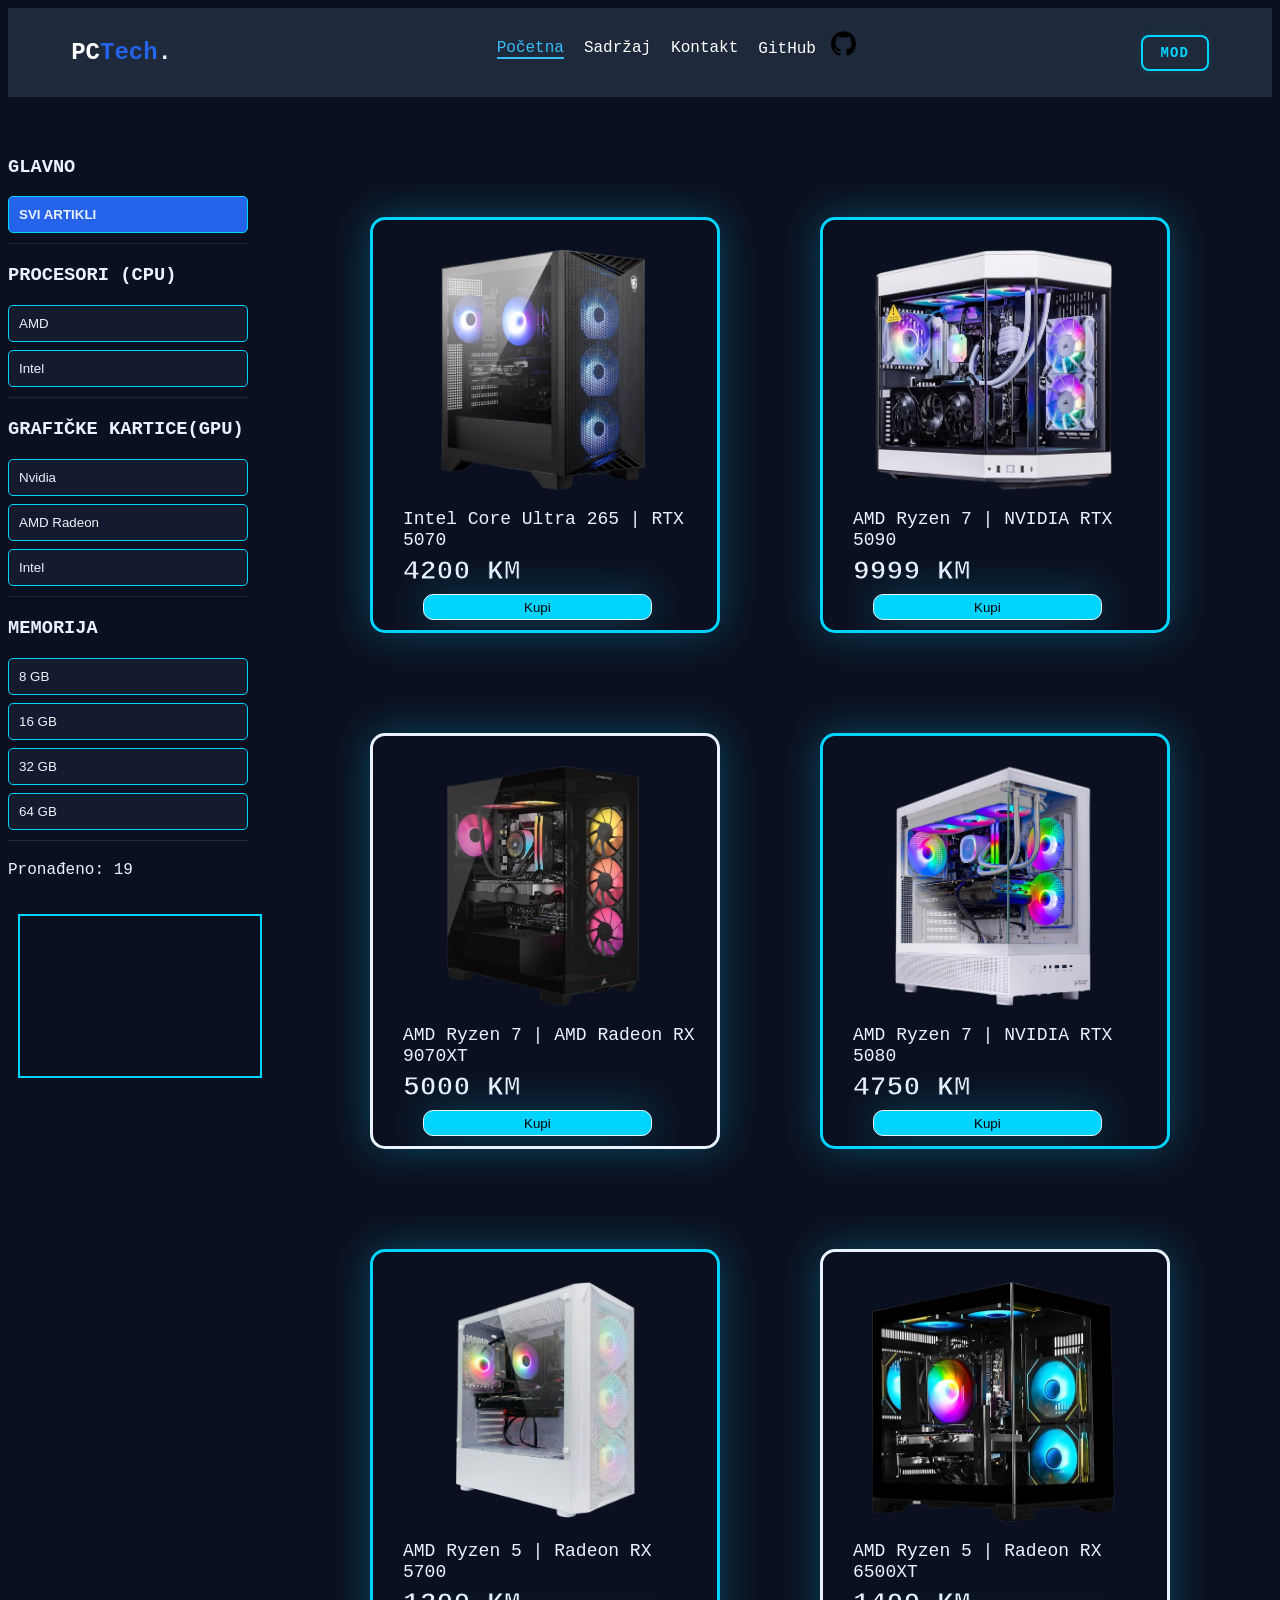
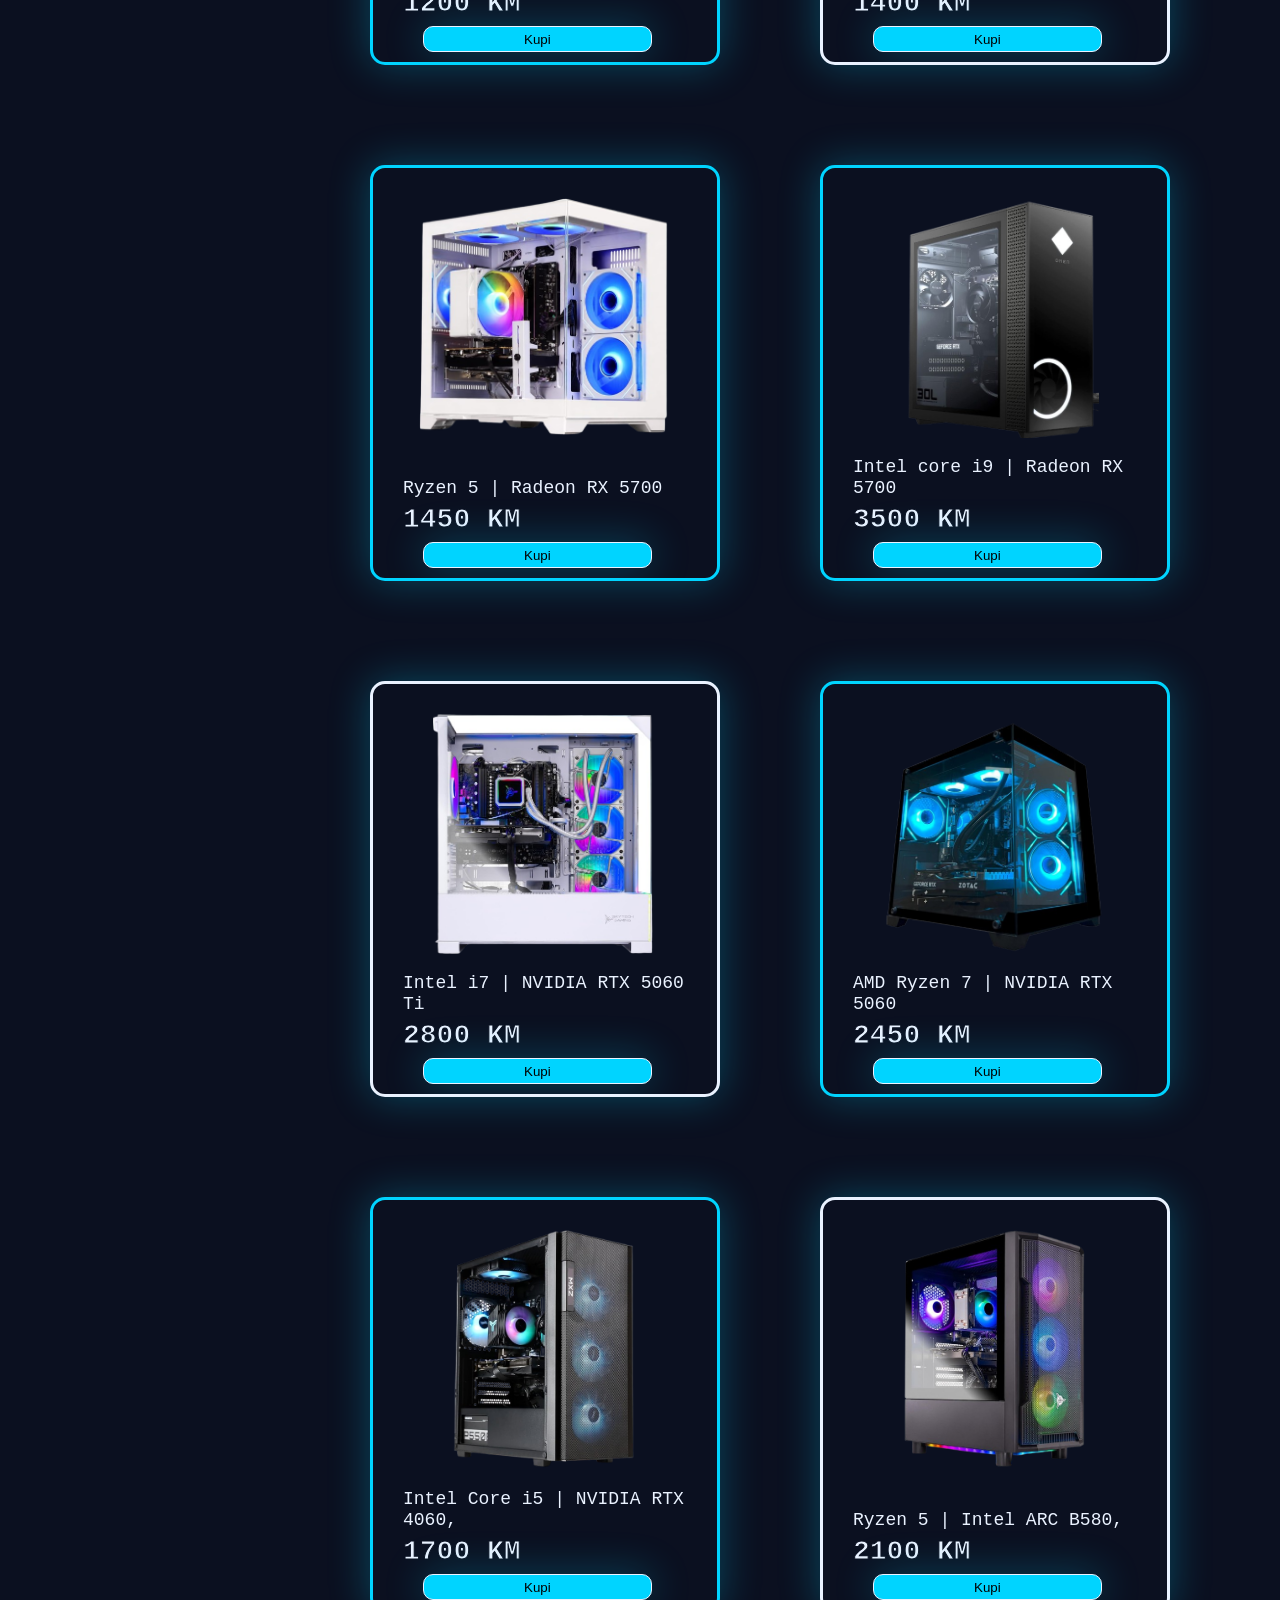
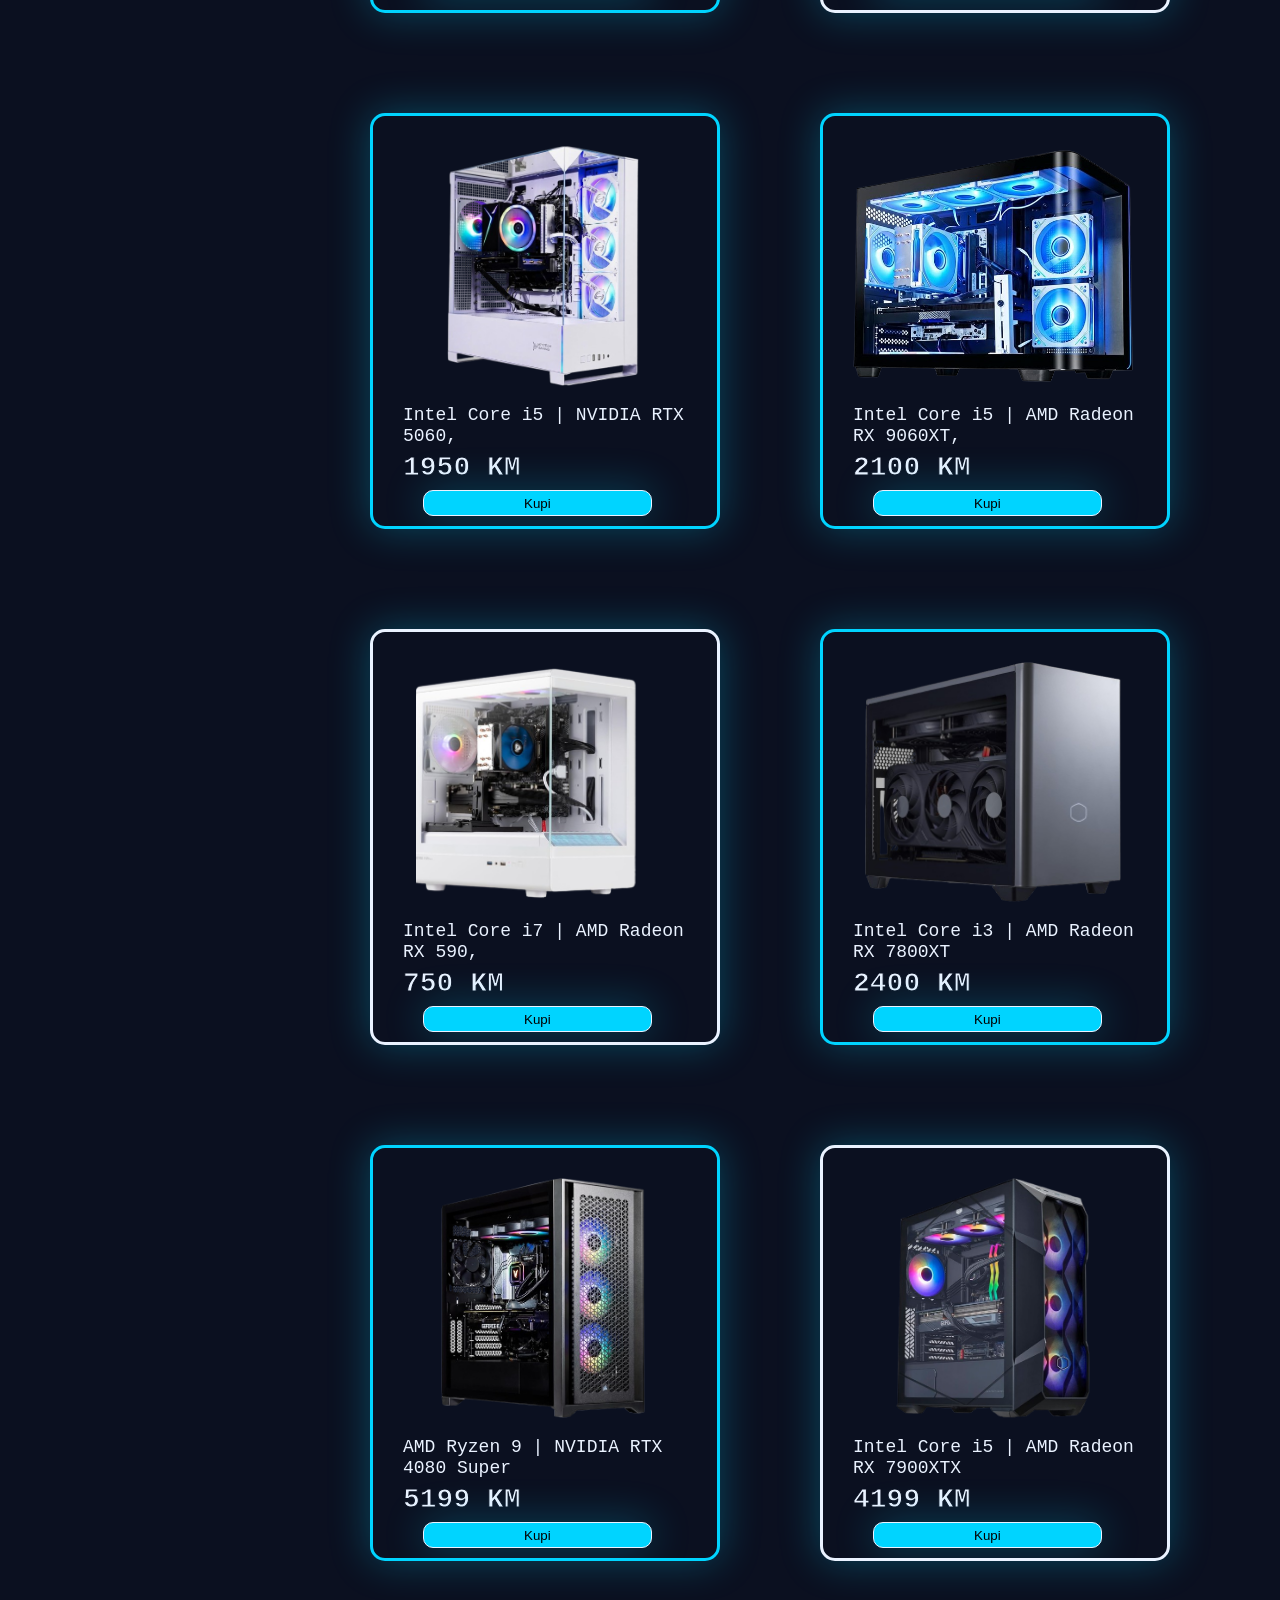
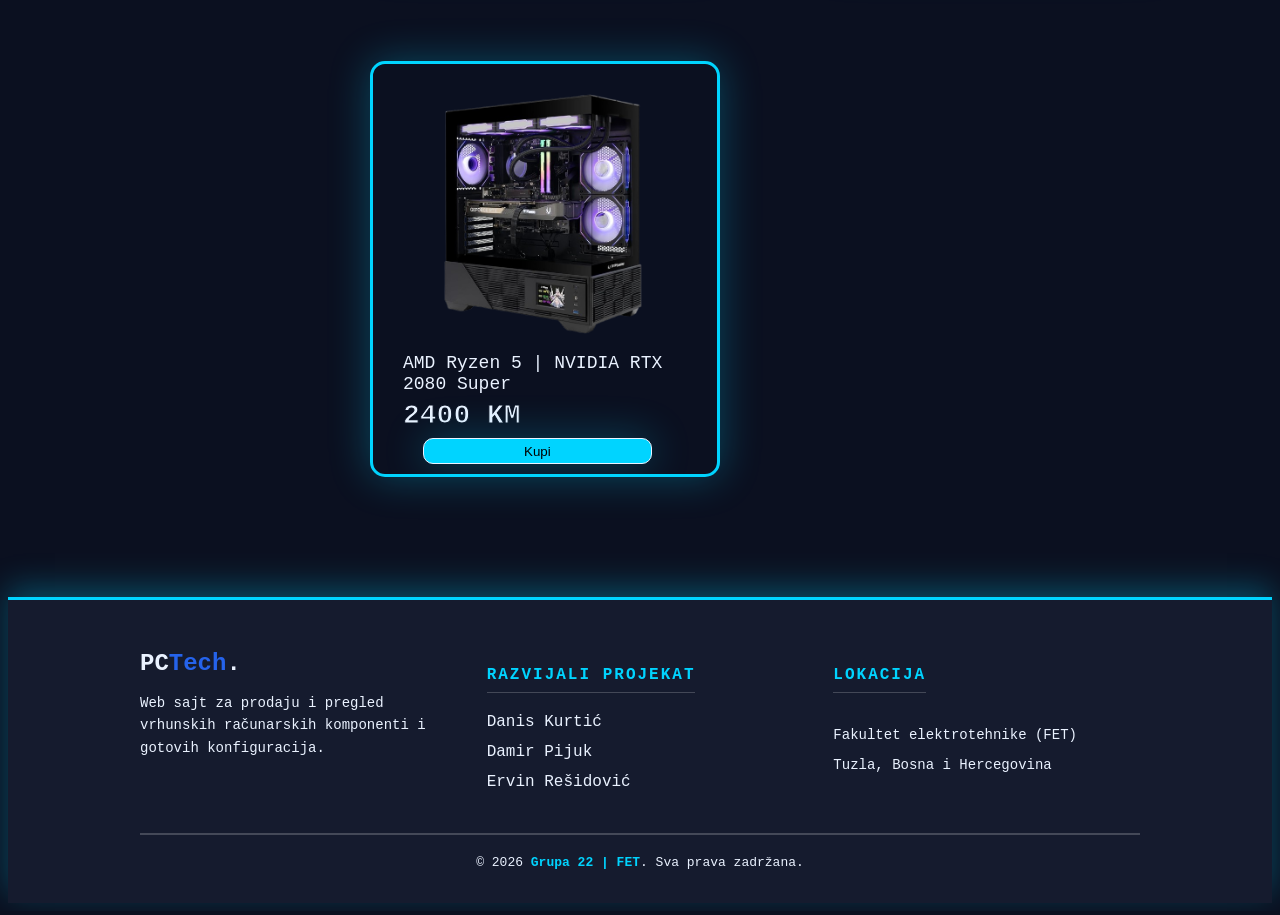
<file: index.html>
<!doctype html>
<html lang="bs">
  <head>
    <meta charset="UTF-8" />
    <meta name="viewport" content="width=device-width, initial-scale=1.0" />
    <title>Stranica za prodaju računara i preporuku PC komponenti</title>
    <link rel="stylesheet" href="css/tptpstil.css" />
  </head>
  <body>
    <header>
      <div class="logo">PC<span>Tech</span></div>

      <!-- GLAVNA NAVIGACIJA -->
      <nav class="glavna-nav">
        <ul>
          <li><a href="index.html" class="active">Početna</a></li>
          <li><a href="sadrzaj.html">Sadržaj</a></li>
          <li><a href="kontakt.html">Kontakt</a></li>
          <li>
            <a
              href="https://github.com/Damba1123/Grupa22-TPTP-2026"
              target="_blank"
              class="github-link"
              >GitHub
              <img
                src="images/githublogo1.png"
                alt="Ovo je slika githuba"
                id="github-logo"
              />
            </a>
          </li>
        </ul>
      </nav>
      <!--  Dugme za promjenu dark/light teme  -->
      <button id="dark-tema" class="tema-btn">Mod</button>
    </header>

    <aside class="popup">
      <!-- Ovo ce biti zatamljena popup pozadina  -->
      <div class="popup-sadrzaj">
        <!-- Ovo ce biti sadržaj popup prozora -->
        <button class="popup-zatvori">x</button>
        <h2 id="popup-naslov"></h2>
        <p id="popup-opis"></p>
        <a href="sadrzaj.html" class="detalji-link">Detalji</a>
      </div>
    </aside>

    <aside class="popup-kupi">
      <!-- Ovo ce biti zatamljena popup pozadina  -->
      <div class="popup-kupi-sadrzaj">
        <!-- Ovo ce biti sadržaj popup prozora -->
        <button class="popup-kupi-zatvori">X</button>
        <h2></h2>
        <div id="korpa-lista"></div>
      </div>
    </aside>
    <main class="glavni-dio">
      <!-- SSPOREDNA NAVIGACIJA-FILTERI  -->
      <nav class="sporedna-nav">
        <div class="filter-sekcija">
          <h3>Glavno</h3>
          <button class="filter-btn glavno" data-filter="Sve">
            Svi Artikli
          </button>
        </div>
        <!--  FILTER DIO, PROCESOR  -->
        <div class="filter-sekcija">
          <h3>Procesori (CPU)</h3>
          <div class="filter-grupa">
            <button class="filter-btn" data-tip="cpu" data-filter="amd">
              AMD
            </button>
            <button class="filter-btn" data-tip="cpu" data-filter="intel">
              Intel
            </button>
          </div>
        </div>
        <!--  FILTER DIO, GRAFICKA  -->
        <div class="filter-sekcija">
          <h3>Grafičke kartice(GPU)</h3>
          <div class="filter-grupa">
            <button class="filter-btn" data-tip="gpu" data-filter="nvidia">
              Nvidia
            </button>
            <button class="filter-btn" data-tip="gpu" data-filter="amd">
              AMD Radeon
            </button>
            <button class="filter-btn" data-tip="gpu" data-filter="intel">
              Intel
            </button>
          </div>
        </div>
        <!--  FILTER DIO, MEMORIJA  -->
        <div class="filter-sekcija">
          <h3>Memorija</h3>
          <div class="filter-grupa">
            <button class="filter-btn" data-tip="ram" data-filter="8gb">
              8 GB
            </button>
            <button class="filter-btn" data-tip="ram" data-filter="16gb">
              16 GB
            </button>
            <button class="filter-btn" data-tip="ram" data-filter="32gb">
              32 GB
            </button>
            <button class="filter-btn" data-tip="ram" data-filter="64gb">
              64 GB
            </button>
          </div>
        </div>
        <!--  FILTER DIO, PRONADJENI BROJ ARTIKALA  -->
        <div class="status-info">
          <p>Pronađeno: <span id="brojac">0</span></p>
        </div>
        <aside class="video-sekcija">
          <iframe
            src="https://www.youtube.com/embed/e22qWuVlWC8"
            allowfullscreen
          >
          </iframe>
        </aside>
      </nav>
      <section class="racunari">
        <!-- Ovo predstavlja kod za artikle-računare -->
        <article
          class="kartica"
          data-cijena="4200"
          data-cpu="intel"
          data-gpu="nvidia"
          data-ram="32gb"
          data-storage="2tb"
          data-opis="CPU: Intel Core Ultra 265, GPU: NVIDIA GeForce RTX 5070, RAM: 32GB, Storage: 2TB M.2 SSD, Case: MSI Aegis R2"
          data-naslov="High end PC"
          data-slika="images/he1.png"
        >
          <img src="images/he1.png" alt="" />
          <p class="cijena">4200 KM</p>
          <p class="opis">Intel Core Ultra 265 | RTX 5070</p>
          <button class="kupi">Kupi</button>
        </article>
        <!-- Artikl 1 -->
        <article
          class="kartica"
          data-cijena="9999"
          data-cpu="amd"
          data-gpu="nvidia"
          data-ram="64gb"
          data-storage="2tb"
          data-opis="CPU:AMD Ryzen 7 9800X3D,GPU: NVIDIA GeForce RTX 5090, 64GB RAM, 2TB M.2 SSD, Case: Velztorm White Praetix 3D"
          data-naslov="Ultra High end Gaming PC"
          data-slika="images/he4.png"
        >
          <img src="images/he4.png" alt="Gaming PC Desktop Računar" />
          <p class="cijena">9999 KM</p>
          <p class="opis">AMD Ryzen 7 | NVIDIA RTX 5090</p>
          <button class="kupi">Kupi</button>
        </article>
        <!-- Artikl 2 -->
        <article
          class="kartica"
          data-cijena="5000"
          data-cpu="amd"
          data-gpu="amd"
          data-ram="32gb"
          data-storage="1tb"
          data-opis="CPU:AMD Ryzen 7 9800X3D,GPU: AMD Radeon RX 9070XT, 32GB RAM, 1TB M.2 SSD, Case: Corsair Vengeance a7500"
          data-naslov="High end PC"
          data-slika="images/he2.png"
        >
          <img src="images/he2.png" alt="High end PC" />
          <p class="cijena">5000 KM</p>
          <p class="opis">AMD Ryzen 7 | AMD Radeon RX 9070XT</p>
          <button class="kupi">Kupi</button>
        </article>
        <!-- Artikl 3 i tako dalje do -->
        <article
          class="kartica"
          data-cijena="4750"
          data-cpu="amd"
          data-gpu="nvidia"
          data-ram="32gb"
          data-storage="2tb"
          data-opis="CPU:AMD Ryzen 7 9800X3D,GPU: NVIDIA GeForce RTX 5080, 32GB RAM, 2TB NVMe SSD, Case: Skytech Gaming Azure 3"
          data-naslov="High end PC"
          data-slika="images/he3.png"
        >
          <img src="images/he3.png" alt="High end PC" />
          <p class="cijena">4750 KM</p>
          <p class="opis">AMD Ryzen 7 | NVIDIA RTX 5080</p>
          <button class="kupi">Kupi</button>
        </article>

        <article
          class="kartica"
          data-cijena="1200"
          data-cpu="intel"
          data-gpu="amd"
          data-ram="16gb"
          data-storage="1tb"
          data-opis="CPU: Intel Core i7,GPU: AMD Radeon RX 5700, 16GB RAM, 1TB SSD, Case: STGAubron Gaming"
          data-naslov="Low end PC"
          data-slika="images/le2.png"
        >
          <img src="images/le2.png" alt="Low end PC" loading="lazy" />
          <p class="cijena">1200 KM</p>
          <p class="opis">AMD Ryzen 5 | Radeon RX 5700</p>
          <button class="kupi">Kupi</button>
        </article>

        <article
          class="kartica"
          data-cijena="1400"
          data-cpu="amd"
          data-gpu="nvidia"
          data-ram="8gb"
          data-storage="512gb"
          data-opis="CPU: Ryzen 5 5500,GPU: NVIDIA GeForce RTX 3050, 8GB RAM, 512GB SSD, Case: WIWB"
          data-naslov="Low end PC"
          data-slika="images/le1.png"
        >
          <img src="images/le1.png" alt="Low end PC" loading="lazy" />
          <p class="cijena">1400 KM</p>
          <p class="opis">AMD Ryzen 5 | Radeon RX 6500XT</p>
          <button class="kupi">Kupi</button>
        </article>

        <article
          class="kartica"
          data-cijena="1450"
          data-cpu="amd"
          data-gpu="amd"
          data-ram="16gb"
          data-storage="1tb"
          data-opis="CPU: Ryzen 5 5500,GPU: AMD Radeon RX 6500XT, 16GB RAM, 512GB NVMe SSD, Case: WIWB"
          data-naslov="Low end PC"
          data-slika="images/le3.png"
        >
          <img src="images/le3.png" alt="Low end PC" loading="lazy" />
          <p class="cijena">1450 KM</p>
          <p class="opis">Ryzen 5 | Radeon RX 5700</p>
          <button class="kupi">Kupi</button>
        </article>

        <article
          class="kartica"
          data-cijena="3500"
          data-cpu="intel"
          data-gpu="nvidia"
          data-ram="64gb"
          data-storage="1tb"
          data-opis="CPU: Intel core i9-10850K,GPU: NVIDIA GeForce RTX 3080, 64GB RAM, 1TB PCIe SSD + 2TB HDD, Case: 2021 OMEN 30L"
          data-naslov="Mid end PC"
          data-slika="images/me5.png"
        >
          <img src="images/me5.png" alt="Mid end PC" loading="lazy" />
          <p class="cijena">3500 KM</p>
          <p class="opis">Intel core i9 | Radeon RX 5700</p>
          <button class="kupi">Kupi</button>
        </article>

        <article
          class="kartica"
          data-cijena="2800"
          data-cpu="intel"
          data-gpu="nvidia"
          data-ram="32gb"
          data-storage="1tb"
          data-opis="CPU: Intel core i7 14700F,GPU: NVIDIA GeForce RTX 5060 Ti, 32GB RAM, 1TB Gen4 NVMe SSD, Case: Skytech Gaming Archangel 5"
          data-naslov="Mid end PC"
          data-slika="images/me.png"
        >
          <img src="images/me.png" alt="Mid end PC" loading="lazy" />
          <p class="cijena">2800 KM</p>
          <p class="opis">Intel i7 | NVIDIA RTX 5060 Ti</p>
          <button class="kupi">Kupi</button>
        </article>

        <article
          class="kartica"
          data-cijena="2450"
          data-cpu="amd"
          data-gpu="nvidia"
          data-ram="32gb"
          data-storage="1tb"
          data-opis="CPU: AMD Ryzen 7 5700X,GPU: NVIDIA GeForce RTX 5060, 32GB RAM, 1TB M.2 NVMe SSD, Case: YAWYORE"
          data-naslov="Mid end PC"
          data-slika="images/me3.png"
        >
          <img src="images/me3.png" alt="Mid end PC" loading="lazy" />
          <p class="cijena">2450 KM</p>
          <p class="opis">AMD Ryzen 7 | NVIDIA RTX 5060</p>
          <button class="kupi">Kupi</button>
        </article>

        <article
          class="kartica"
          data-cijena="1700"
          data-cpu="intel"
          data-gpu="nvidia"
          data-ram="16gb"
          data-storage="512gb"
          data-opis="CPU: Intel Core i5 12400F,GPU: NVIDIA GeForce RTX 4060, 16GB RAM, 512GB NVMe SSD, Case: MXZ"
          data-naslov="Mid end PC"
          data-slika="images/me2.png"
        >
          <img src="images/me2.png" alt="Mid end PC" loading="lazy" />
          <p class="cijena">1700 KM</p>
          <p class="opis">Intel Core i5 | NVIDIA RTX 4060,</p>
          <button class="kupi">Kupi</button>
        </article>

        <article
          class="kartica"
          data-cijena="2100"
          data-cpu="amd"
          data-gpu="intel"
          data-ram="16gb"
          data-storage="1tb"
          data-opis="CPU: Ryzen 5 5500,GPU: Intel ARC B580, 16GB RAM, 1TB NVMe SSD, Case: Skytech Gaming Shadow"
          data-naslov="Mid end PC"
          data-slika="images/me1.png"
        >
          <img src="images/me1.png" alt="Mid end PC" loading="lazy" />
          <p class="cijena">2100 KM</p>
          <p class="opis">Ryzen 5 | Intel ARC B580,</p>
          <button class="kupi">Kupi</button>
        </article>

        <article
          class="kartica"
          data-cijena="1950"
          data-cpu="amd"
          data-gpu="nvidia"
          data-ram="16gb"
          data-storage="1tb"
          data-opis="CPU: Intel Core i5 14400F,GPU: NVIDIA GeForce RTX 5060, 16GB RAM, 1TB NVMe SSD, Case: Skytech Gaming Archangel 5"
          data-naslov="Mid end PC"
          data-slika="images/me0.png"
        >
          <img src="images/me0.png" alt="Mid end PC" loading="lazy" />
          <p class="cijena">1950 KM</p>
          <p class="opis">Intel Core i5 | NVIDIA RTX 5060,</p>
          <button class="kupi">Kupi</button>
        </article>

        <article
          class="kartica"
          data-cijena="2100"
          data-cpu="intel"
          data-gpu="amd"
          data-ram="16gb"
          data-storage="1tb"
          data-opis="CPU: Intel Core i5 13400,GPU: AMD Radeon RX 9060XT, 16GB RAM, 1TB NVMe SSD, Case: Unkown"
          data-naslov="Mid end PC"
          data-slika="images/me8.png"
        >
          <img src="images/me8.png" alt="Mid end PC" loading="lazy" />
          <p class="cijena">2100 KM</p>
          <p class="opis">Intel Core i5 | AMD Radeon RX 9060XT,</p>
          <button class="kupi">Kupi</button>
        </article>

        <article
          class="kartica"
          data-cijena="750"
          data-cpu="intel"
          data-gpu="amd"
          data-ram="16gb"
          data-storage="512gb"
          data-opis="CPU: Intel Core i7 3770,GPU: AMD Radeon RX 590, 16GB RAM, 512GB NVMe SSD, Case: Qehi Prebuilt"
          data-naslov="Low end PC"
          data-slika="images/le7.png"
        >
          <img src="images/le7.png" alt="Low end PC" loading="lazy" />
          <p class="cijena">750 KM</p>
          <p class="opis">Intel Core i7 | AMD Radeon RX 590,</p>
          <button class="kupi">Kupi</button>
        </article>

        <article
          class="kartica"
          data-cijena="2400"
          data-cpu="intel"
          data-gpu="amd"
          data-ram="32gb"
          data-storage="2TB"
          data-opis="CPU: Intel Core i3 13100 3770,GPU: AMD Radeon RX 7800XT, 32GB RAM, 2TB M.2 SSD, Case: Cooler Master NR2 Pro"
          data-naslov="High end PC"
          data-slika="images/he5.png"
        >
          <img src="images/he5.png" alt="High end PC" loading="lazy" />
          <p class="cijena">2400 KM</p>
          <p class="opis">Intel Core i3 | AMD Radeon RX 7800XT</p>
          <button class="kupi">Kupi</button>
        </article>

        <article
          class="kartica"
          data-cijena="5199"
          data-cpu="amd"
          data-gpu="nvidia"
          data-ram="32gb"
          data-storage="2TB"
          data-opis="CPU: AMD Ryzen 9 7900X,GPU: NVIDIA RTX 4080 Super, 32GB RAM, 2TB M.2 SSD, Case: Velztorm Aciex"
          data-naslov="High end PC"
          data-slika="images/he7.png"
        >
          <img src="images/he7.png" alt="High end PC" loading="lazy" />
          <p class="cijena">5199 KM</p>
          <p class="opis">AMD Ryzen 9 | NVIDIA RTX 4080 Super</p>
          <button class="kupi">Kupi</button>
        </article>

        <article
          class="kartica"
          data-cijena="4199"
          data-cpu="intel"
          data-gpu="amd"
          data-ram="16gb"
          data-storage="1TB"
          data-opis="CPU: Intel Core i5 14600K,GPU: AMD Radeon RX 7900XTX, 16GB RAM, 1TB M.2 SSD, Case: Cooler Master TD5 Pro"
          data-naslov="High end PC"
          data-slika="images/he6.png"
        >
          <img src="images/he6.png" alt="High end PC" loading="lazy" />
          <p class="cijena">4199 KM</p>
          <p class="opis">Intel Core i5 | AMD Radeon RX 7900XTX</p>
          <button class="kupi">Kupi</button>
        </article>

        <article
          class="kartica"
          data-cijena="2400"
          data-cpu="amd"
          data-gpu="nvidia"
          data-ram="32gb"
          data-storage="1TB"
          data-opis="CPU: Ryzen 5 5600X ,GPU:NVIDIA GeForce RTX 2080 Supe, 32GB RAM, 1TB M.2 SSD, Case: Cooler Master TD5 Pro"
          data-naslov="Mid end PC"
          data-slika="images/me9.png"
        >
          <img src="images/me9.png" alt="Mid end PC" loading="lazy" />
          <p class="cijena">2400 KM</p>
          <p class="opis">AMD Ryzen 5 | NVIDIA RTX 2080 Super</p>
          <button class="kupi">Kupi</button>
        </article>
        <!-- Kraj artikala -->
      </section>
    </main>

    <footer class="glavni-footer">
      <div class="footer-sadrzaj">
        <div class="footer-kolona">
          <div class="logo">PC<span>Tech</span></div>
          <p class="footer-opis">
            Web sajt za prodaju i pregled vrhunskih računarskih komponenti i
            gotovih konfiguracija.
          </p>
        </div>

        <div class="footer-kolona">
          <h3>Razvijali projekat</h3>
          <ul class="footer-linkovi">
            <li>
              <a href="https://instagram.com/_daniskurtic_" target="_blank"
                >Danis Kurtić</a
              >
            </li>
            <li>
              <a href="https://instagram.com/d_a_m_b_a_" target="_blank"
                >Damir Pijuk</a
              >
            </li>
            <li>
              <a href="https://instagram.com/ervin.residovic" target="_blank"
                >Ervin Rešidović</a
              >
            </li>
          </ul>
        </div>

        <div class="footer-kolona">
          <h3>Lokacija</h3>
          <p>Fakultet elektrotehnike (FET)</p>
          <p>Tuzla, Bosna i Hercegovina</p>
        </div>
      </div>

      <div class="footer-dno">
        <div class="linija"></div>
        <p>&copy; 2026 <strong>Grupa 22 | FET</strong>. Sva prava zadržana.</p>
      </div>
    </footer>

    <script src="js/tptpskripte.js" defer></script>
  </body>
</html>
</file>
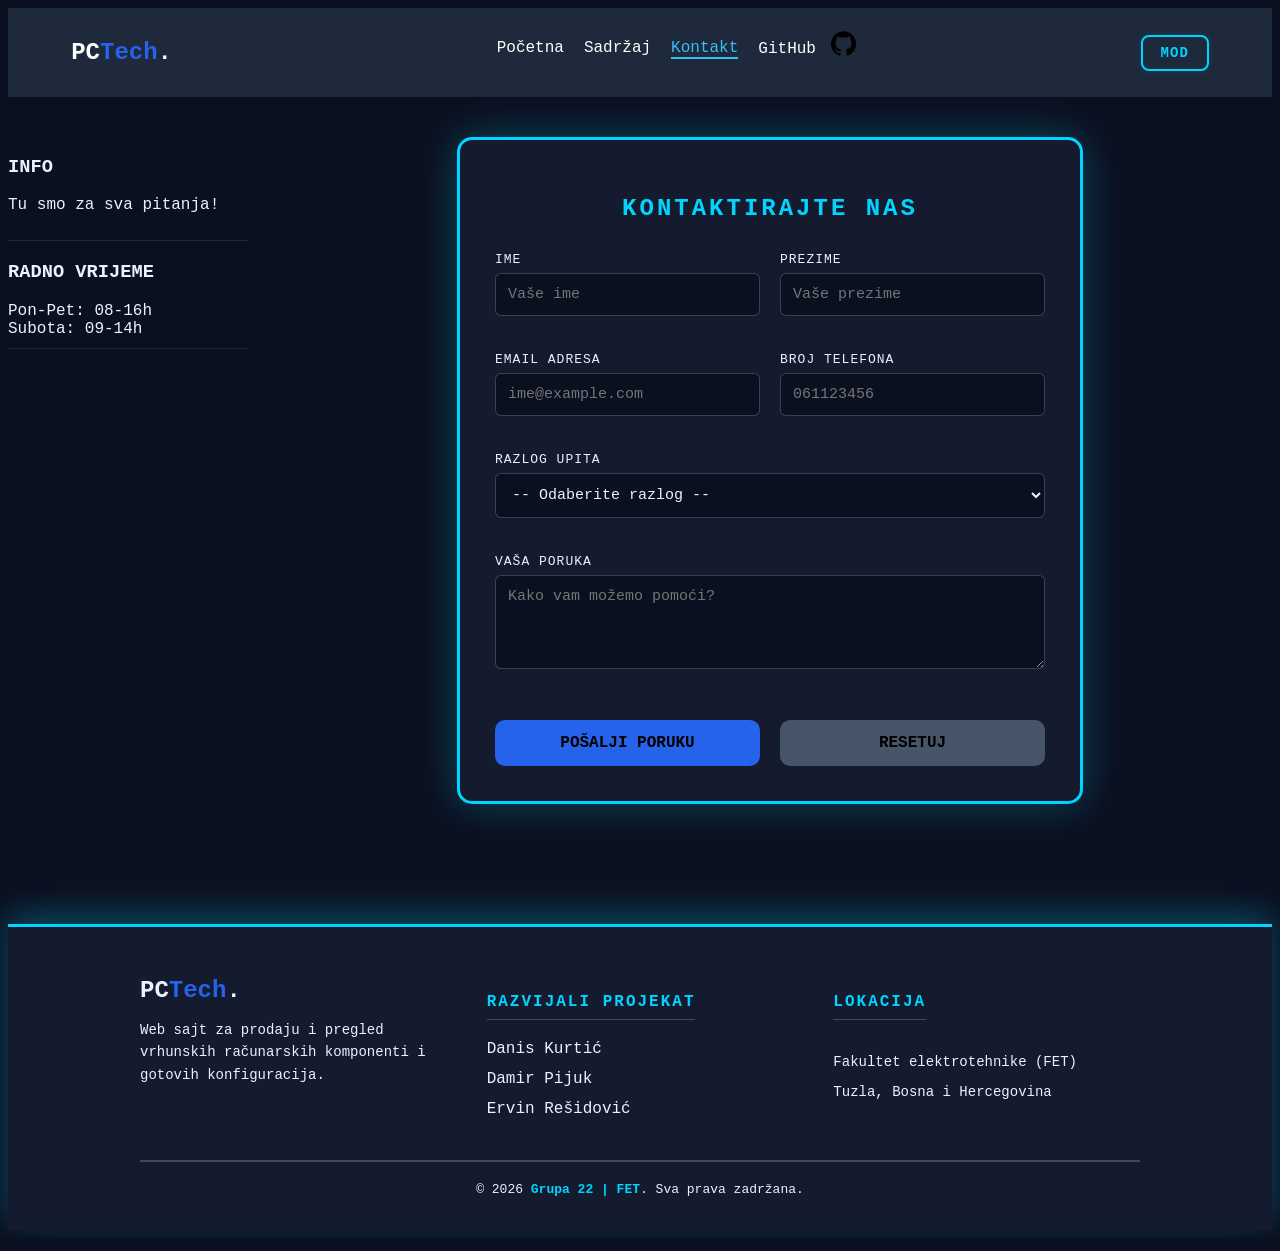
<file: kontakt.html>
<!doctype html>
<html lang="bs">
  <head>
    <meta charset="UTF-8" />
    <meta name="viewport" content="width=device-width, initial-scale=1.0" />
    <title>PC Tech | Kontakt</title>
    <link rel="stylesheet" href="css/tptpstil.css" />
  </head>
  <body>
    <!-- GLAVNA NAVIGACIJA -->
    <header>
      <div class="logo">PC<span>Tech</span></div>
      <nav class="glavna-nav">
        <ul>
          <li><a href="index.html">Početna</a></li>
          <li><a href="sadrzaj.html">Sadržaj</a></li>
          <li><a href="kontakt.html" class="active">Kontakt</a></li>
          <li>
            <a
              href="https://github.com/Damba1123/Grupa22-TPTP-2026"
              target="_blank"
              class="github-link"
            >
              GitHub
              <img src="images/githublogo1.png" alt="git" id="github-logo" />
            </a>
          </li>
        </ul>
      </nav>
      <button id="dark-tema" class="tema-btn">Mod</button>
    </header>

    <main class="glavni-dio">
      <nav class="sporedna-nav">
        <div class="filter-sekcija">
          <h3>Info</h3>
          <p id="info-tekst">Tu smo za sva pitanja!</p>
        </div>
        <div class="filter-sekcija">
          <h3>Radno vrijeme</h3>
          <ul class="podmeni">
            <li>Pon-Pet: 08-16h</li>
            <li>Subota: 09-14h</li>
          </ul>
        </div>
      </nav>
      <!-- KONTAKT KARTICA -->
      <section class="kontakt-sadrzaj">
        <section class="kontakt-kartica">
          <h2>KONTAKTIRAJTE NAS</h2>
          <form id="kontakt-forma" novalidate>
  <div class="forma-red">
    <div class="polje-grupa">
      <label for="ime">Ime</label>
      <input type="text" id="ime" placeholder="Vaše ime" />
      <span class="greska" id="greska-ime"></span>
    </div>
    <div class="polje-grupa">
      <label for="prezime">Prezime</label>
      <input type="text" id="prezime" placeholder="Vaše prezime" />
      <span class="greska" id="greska-prezime"></span>
    </div>
  </div>

  <div class="forma-red">
    <div class="polje-grupa">
      <label for="email">Email adresa</label>
      <input type="email" id="email" placeholder="ime@example.com" />
      <span class="greska" id="greska-email"></span>
    </div>
    <div class="polje-grupa">
      <label for="telefon">Broj telefona</label>
      <input type="tel" id="telefon" placeholder="061123456" />
      <span class="greska" id="greska-telefon"></span>
    </div>
  </div>

  <div class="polje-grupa">
    <label for="razlog">Razlog upita</label>
    <select id="razlog">
      <option value="">-- Odaberite razlog --</option>
      <option value="podrska">Tehnička podrška</option>
      <option value="kupovina">Upit o kupovini / Ponuda</option>
      <option value="reklamacija">Reklamacija</option>
      <option value="ostalo">Ostalo</option>
    </select>
    <span class="greska" id="greska-razlog"></span>
  </div>

  <div class="polje-grupa">
    <label for="poruka">Vaša poruka</label>
    <textarea
      id="poruka"
      rows="4"
      placeholder="Kako vam možemo pomoći?"
    ></textarea>
    <span class="greska" id="greska-poruka"></span>
  </div>

  <div class="forma-red">
    <button type="submit" class="forma-submit-btn">POŠALJI PORUKU</button>
    <button type="reset" id="reset-btn" class="forma-submit-btn" style="background-color: #475569;">RESETUJ</button>
  </div>
</form>
          <div id="uspjeh-poruka"></div>
        </section>
      </section>
    </main>

   <footer class="glavni-footer">
  <div class="footer-sadrzaj">
    
    <div class="footer-kolona">
      <div class="logo">PC<span>Tech</span></div>
      <p class="footer-opis">Web sajt za prodaju i pregled vrhunskih računarskih komponenti i gotovih konfiguracija.</p>
    </div>

    <div class="footer-kolona">
      <h3>Razvijali projekat</h3>
      <ul class="footer-linkovi">
        <li><a href="https://instagram.com/_daniskurtic_" target="_blank">Danis Kurtić</a></li>
        <li><a href="https://instagram.com/d_a_m_b_a_" target="_blank">Damir Pijuk</a></li>
        <li><a href="https://instagram.com/ervin.residovic" target="_blank">Ervin Rešidović</a></li>
      </ul>
    </div>

    <div class="footer-kolona">
      <h3>Lokacija</h3>
      <p>Fakultet elektrotehnike (FET)</p>
      <p>Tuzla, Bosna i Hercegovina</p>
    </div>

  </div>

  <div class="footer-dno">
    <div class="linija"></div>
    <p>&copy; 2026 <strong>Grupa 22 | FET</strong>. Sva prava zadržana.</p>
  </div>
</footer>

    <script src="js/tptpskripte.js" defer></script>
  </body>
</html>
</file>
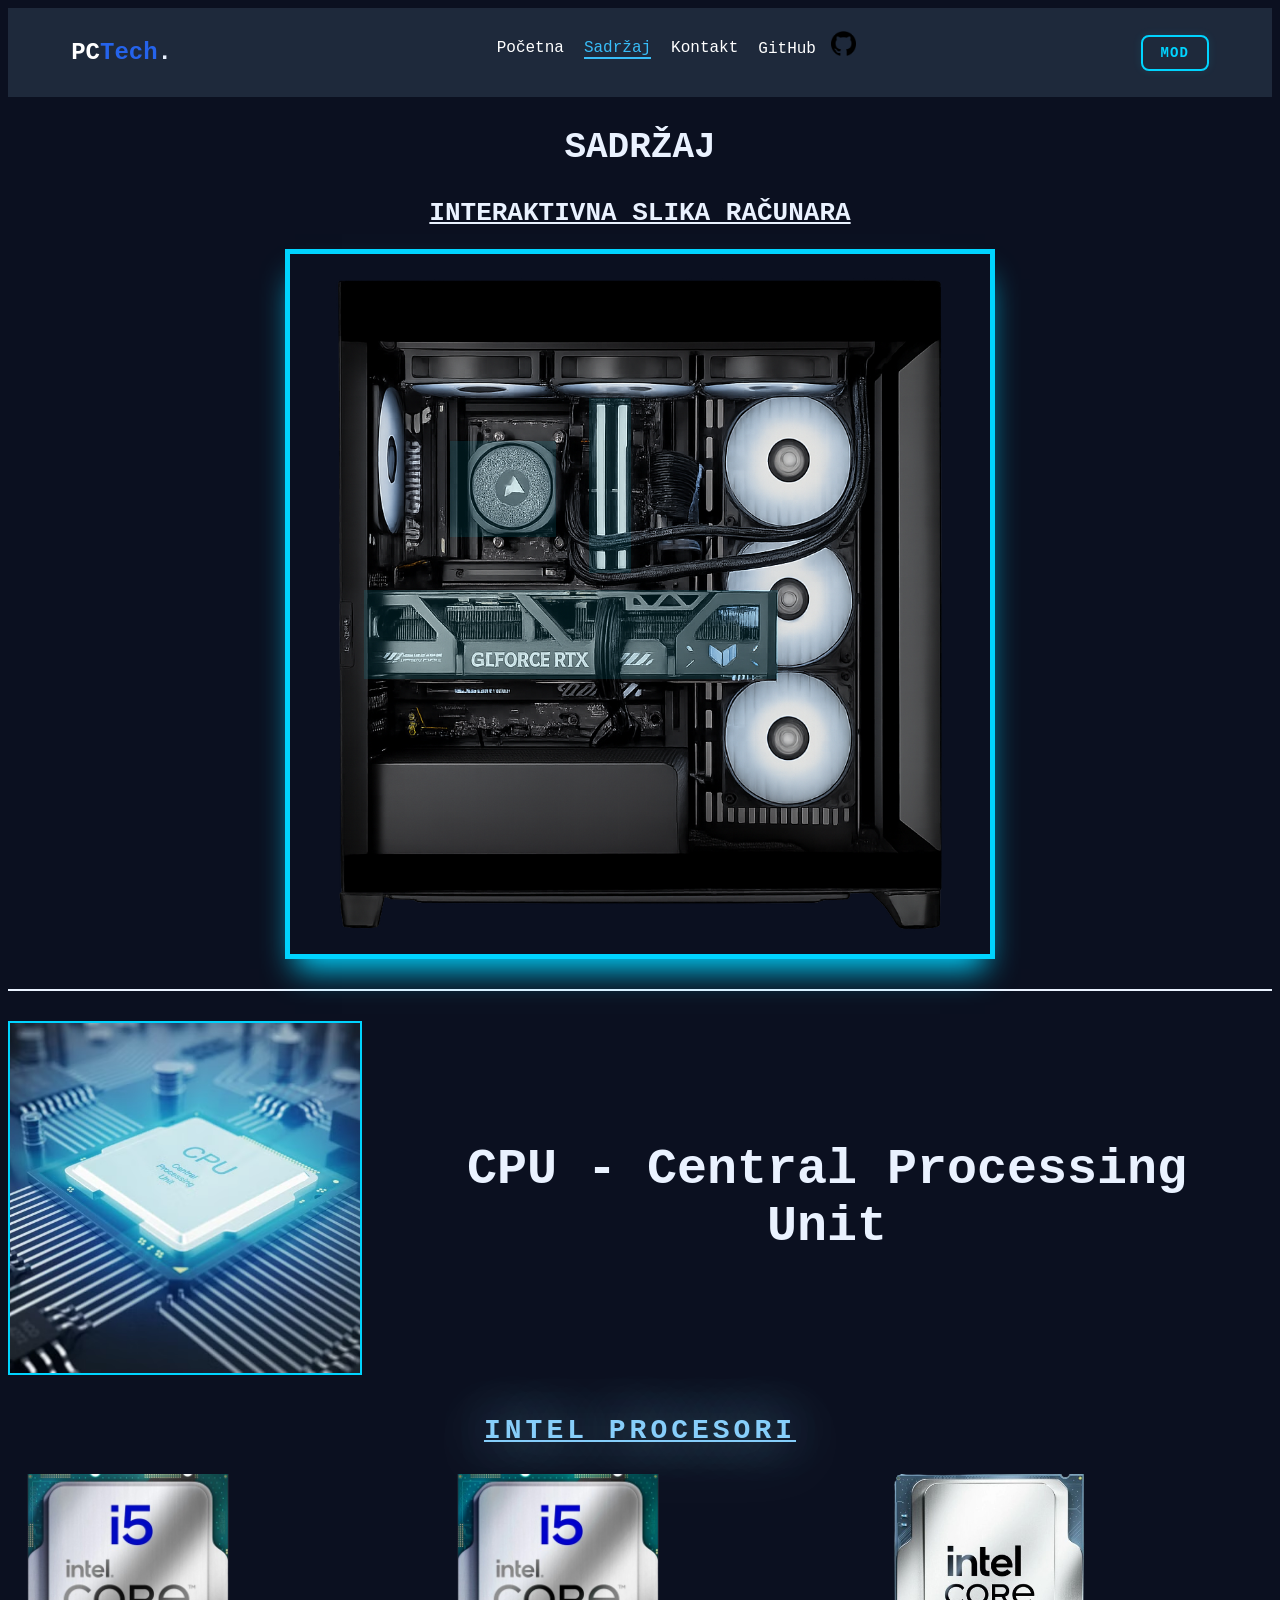
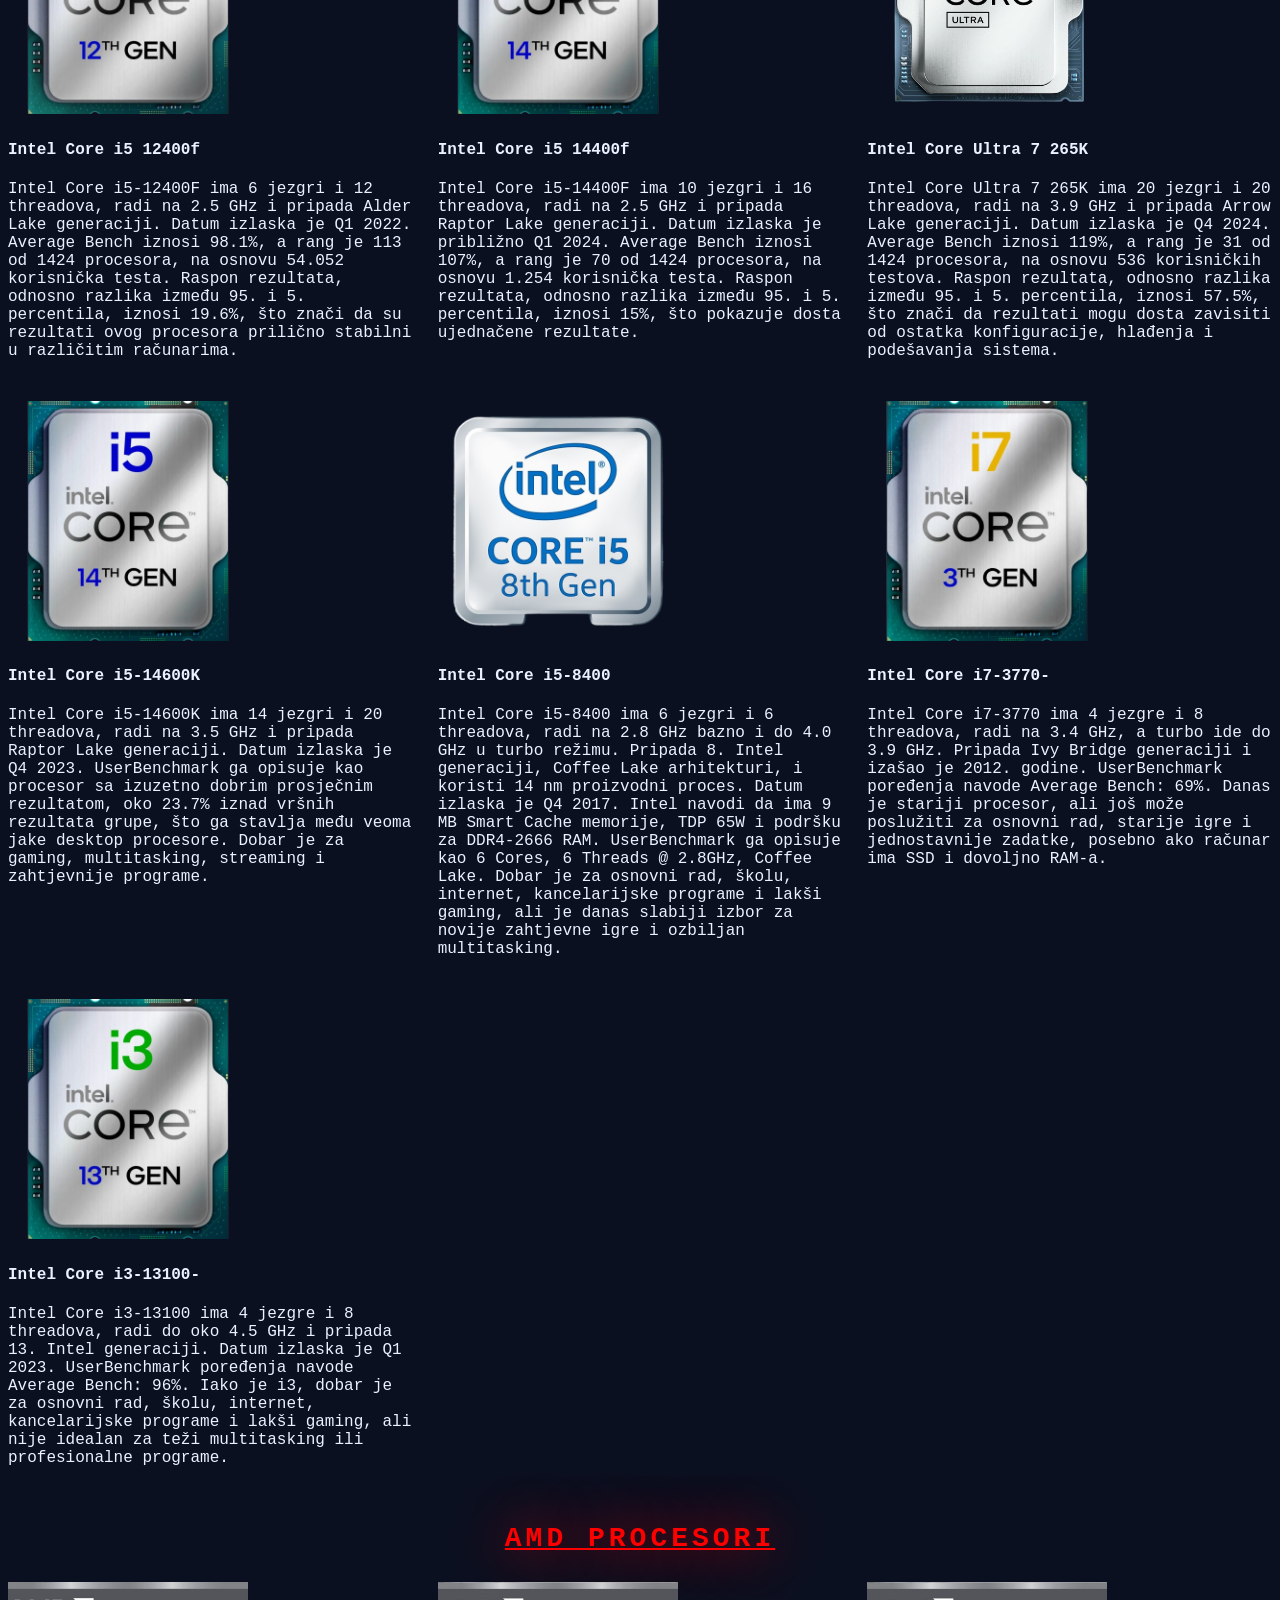
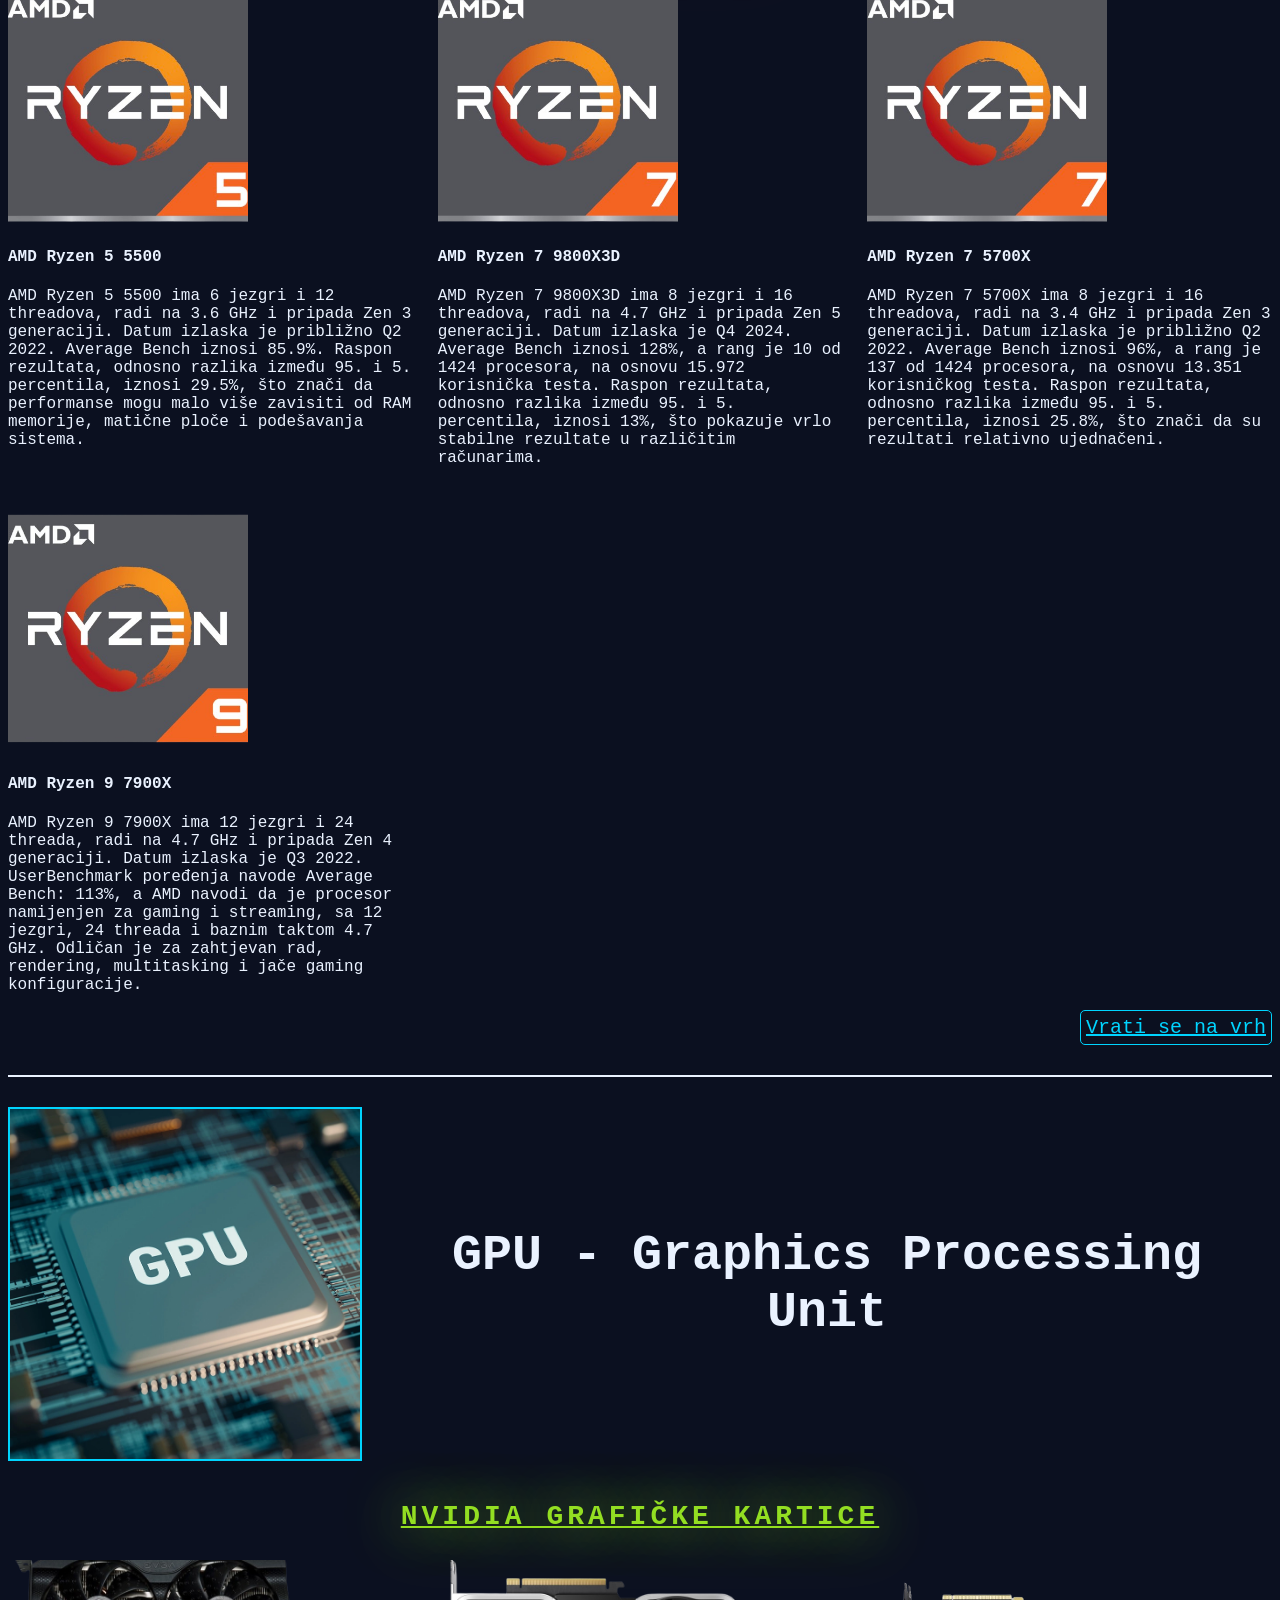
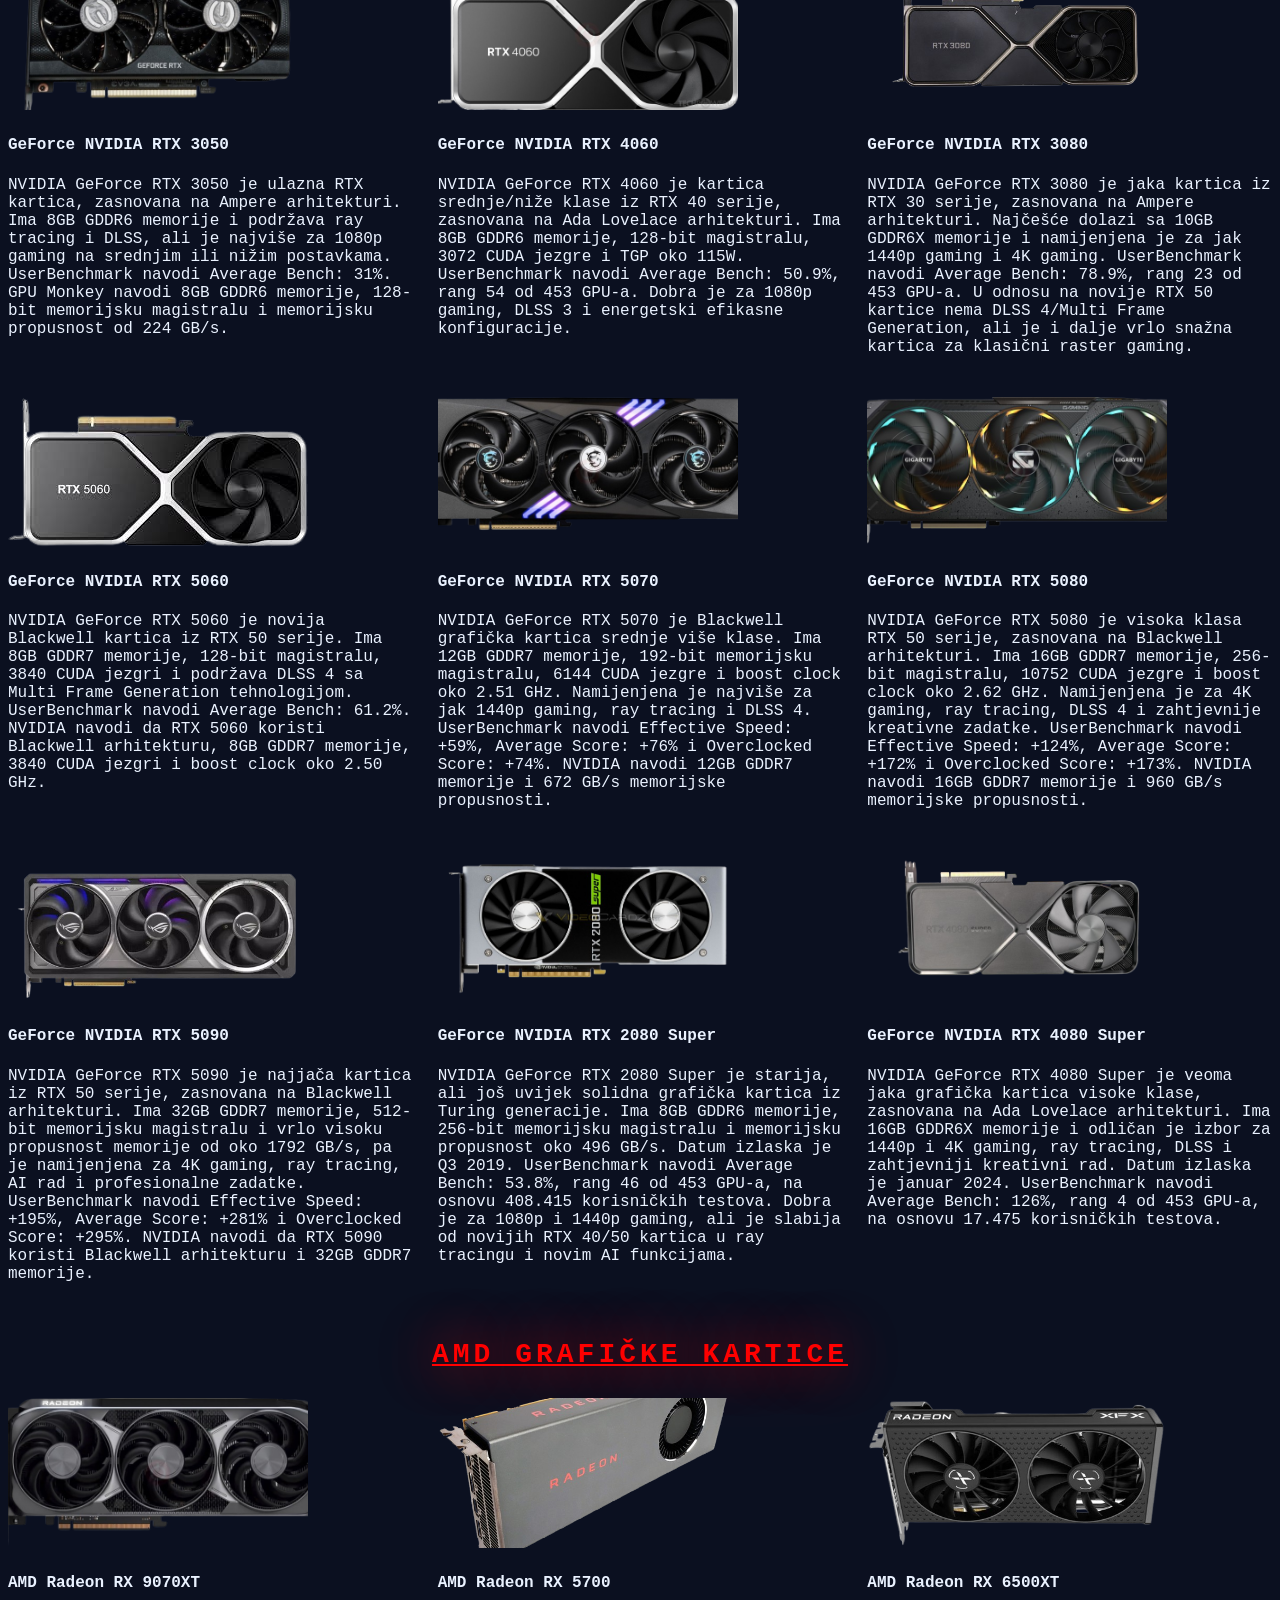
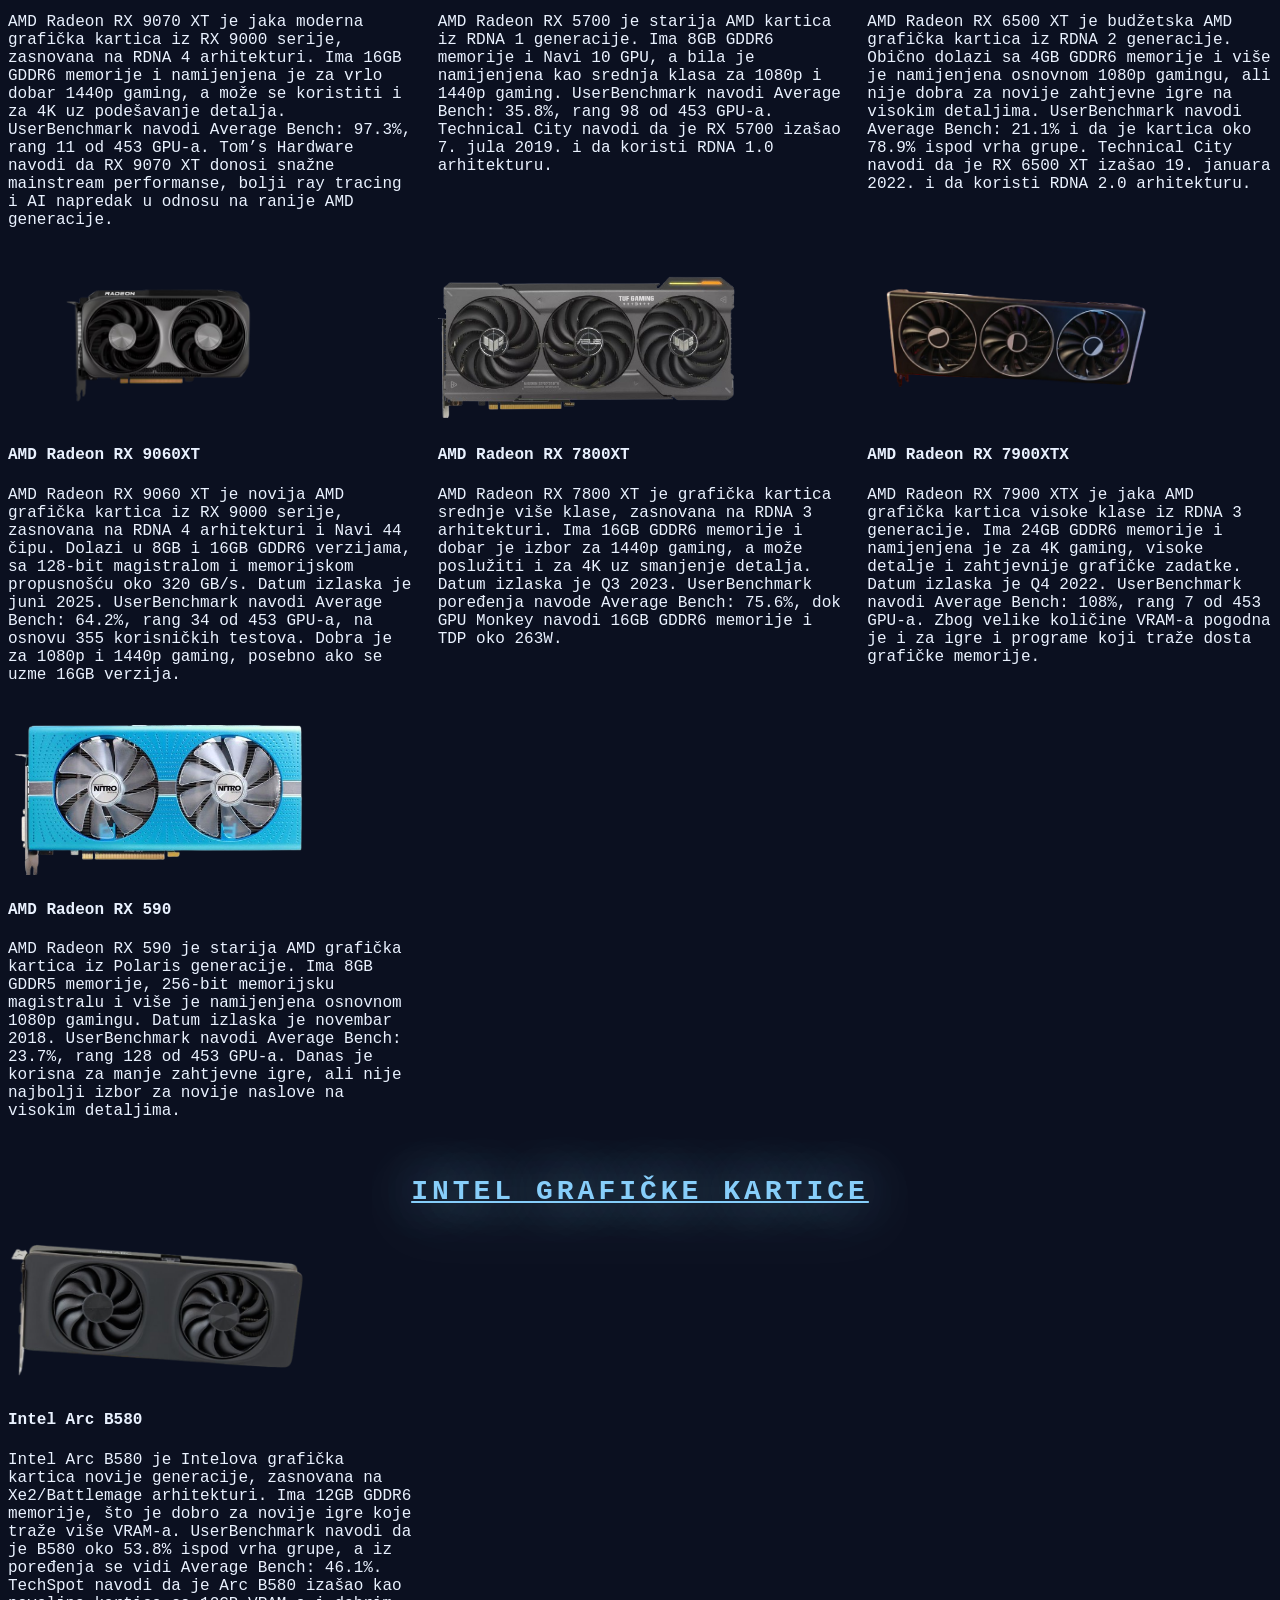
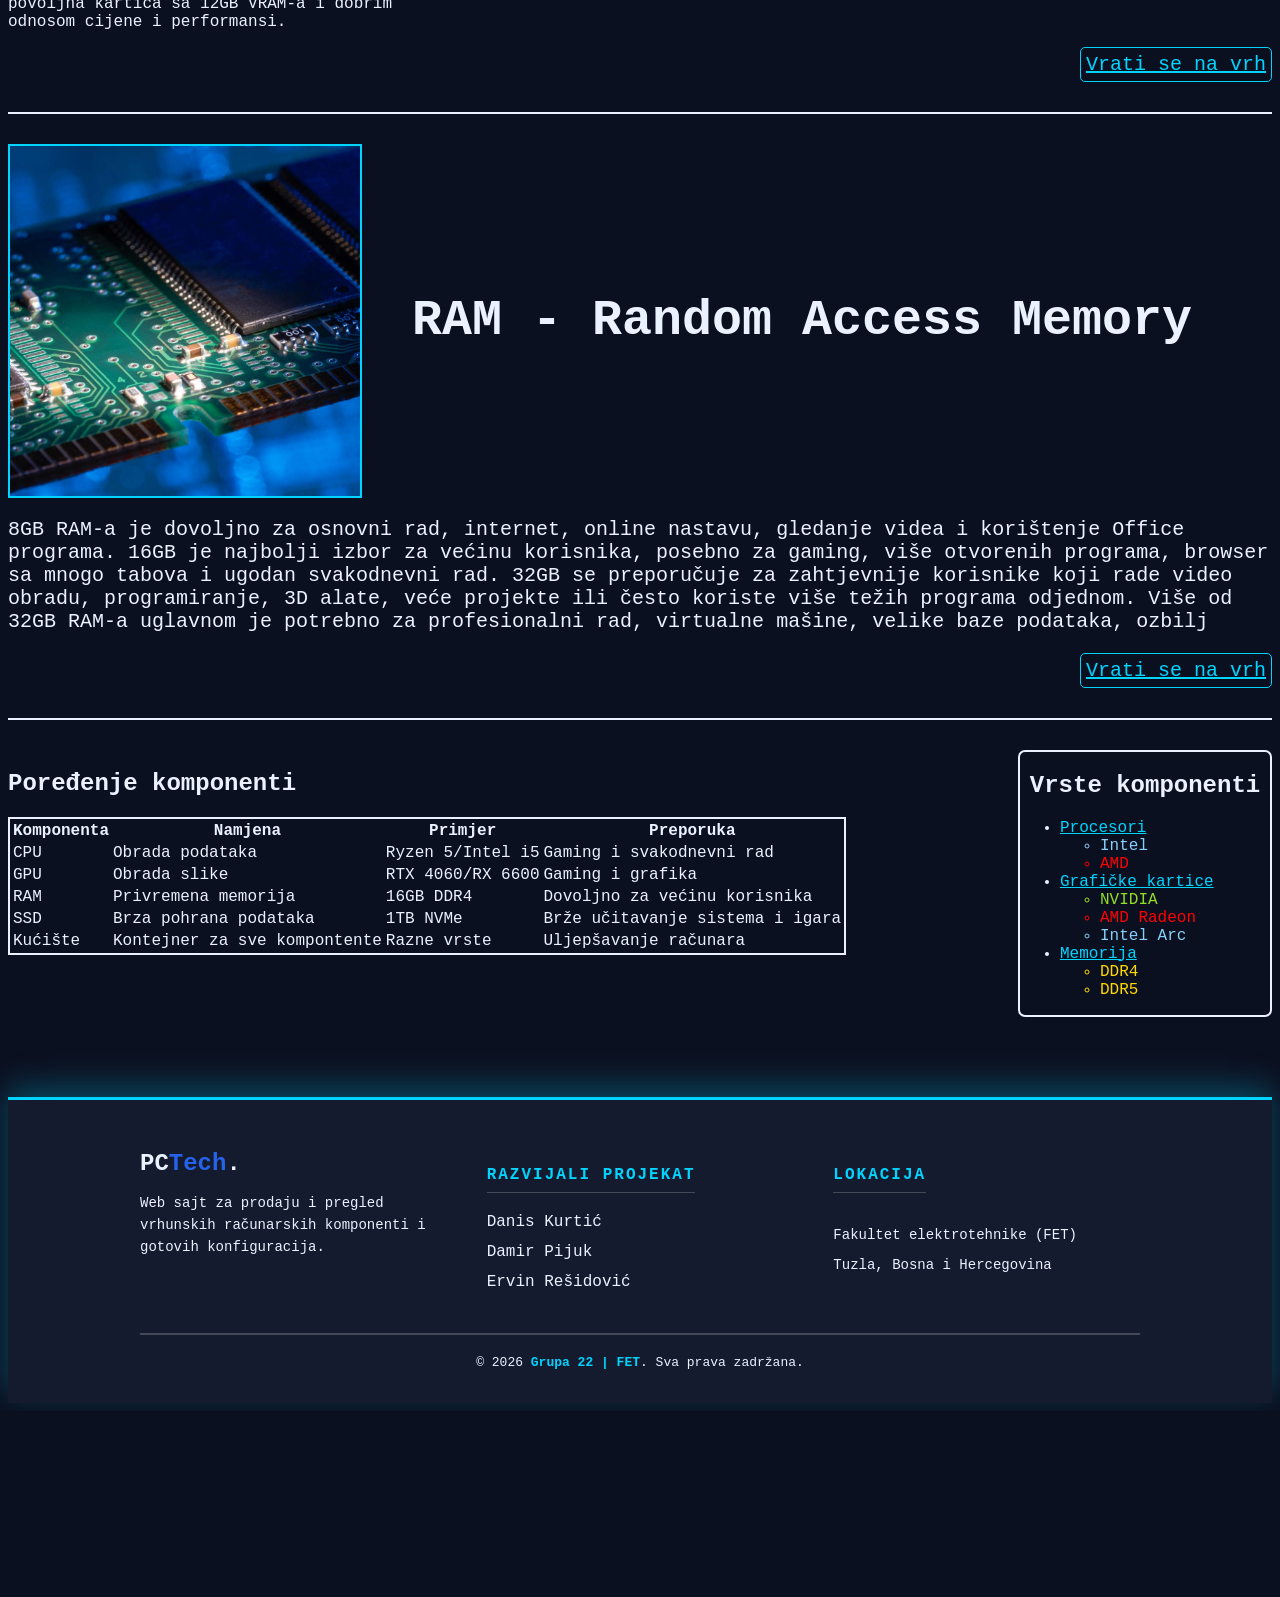
<file: sadrzaj.html>
<!doctype html>
<html lang="bs">
  <head>
    <meta charset="UTF-8" />
    <meta name="viewport" content="width=device-width, initial-scale=1.0" />
    <title>Stranica za prodaju računara i preporuku PC komponenti</title>
    <link rel="stylesheet" href="css/tptpstil.css" />
  </head>
  <body>
    <!-- GLAVNA NAVIGACIJA -->
    <header>
      <div class="logo">PC<span>Tech</span></div>

      <nav class="glavna-nav">
        <ul>
          <li><a href="index.html">Početna</a></li>
          <li><a href="sadrzaj.html" class="active">Sadržaj</a></li>
          <li><a href="kontakt.html">Kontakt</a></li>
          <li>
            <a
              href="https://github.com/Damba1123/Grupa22-TPTP-2026"
              target="_blank"
              class="github-link"
              >GitHub
              <img
                src="images/githublogo1.png"
                alt="Ovo je slika githuba"
                id="github-logo"
              />
            </a>
          </li>
        </ul>
      </nav>
      <!--  Dugme za promjenu dark/light teme  -->
      <button id="dark-tema" class="tema-btn">Mod</button>
    </header>
    <section class="uvod-sadrzaj" id="vrh">
      <h1>SADRŽAJ</h1>
    </section>
    <main class="sadrzaj-stranica">
      <section class="pc-mapa-kartica">
        <h2>Interaktivna slika računara</h2>
        <!-- MAPA, URADJENA PREKO CSS, ALI JE OSTAVLJEN DIO SA MAP AREA KOJI NE RADI SAMO JE TU  -->
        <div class="pc-mapa-wrapper">
          <img
            src="images/unutrasnjostpc1.png"
            alt="Unutrašnjost računara sa vidljivim komponentama"
            usemap="#mapaRacunara"
            class="pc-mapa-slika"
          />
          <!-- Prava image map, ostaje zbog pravila projekta -->
          <map name="mapaRacunara">
            <area shape="rect" coords="" href="" alt="Procesorska jedinica" />

            <area shape="rect" coords="" href="" alt="Grafička kartica" />

            <area shape="rect" coords="" href="" alt="RAM memorija" />
          </map>
          <!-- CSS zone koje se bolje skaliraju -->
          <a href="#cpu" class="zona zona-cpu" title="Procesor"></a>
          <a href="#gpu" class="zona zona-gpu" title="Grafička kartica"></a>
          <a href="#ram" class="zona zona-ram" title="RAM memorija"></a>
        </div>
      </section>
      <div class="linija"></div>

      <!-- SEKCIJA SVIH KOMPONENTI -->
      <!-- KOMPONENTA: PROCESOR-->
      <section id="cpu" class="komponenta-sekcija">
        <article class="opis-komponente">
          <img src="images/cpu0.jpg" alt="Procesor" />
          <h2>CPU - Central Processing Unit</h2>
        </article>

        <h3 id="intel-cpunaslov" class="cpunaslov">Intel procesori</h3>

        <div class="proizvodi-grid">
          <article class="komponenta-kartica1">
            <img
              src="images/i512400f.png"
              alt="Intel Core i5 12400f procesor"
              loading="lazy"
            />
            <h4>Intel Core i5 12400f</h4>
            <p>
              Intel Core i5-12400F ima 6 jezgri i 12 threadova, radi na 2.5 GHz
              i pripada Alder Lake generaciji. Datum izlaska je Q1 2022. Average
              Bench iznosi 98.1%, a rang je 113 od 1424 procesora, na osnovu
              54.052 korisnička testa. Raspon rezultata, odnosno razlika između
              95. i 5. percentila, iznosi 19.6%, što znači da su rezultati ovog
              procesora prilično stabilni u različitim računarima.
            </p>
          </article>

          <article class="komponenta-kartica1">
            <img
              src="images/i514400f.png"
              alt="Intel Core i5 14400f procesor"
              loading="lazy"
            />
            <h4>Intel Core i5 14400f</h4>
            <p>
              Intel Core i5-14400F ima 10 jezgri i 16 threadova, radi na 2.5 GHz
              i pripada Raptor Lake generaciji. Datum izlaska je približno Q1
              2024. Average Bench iznosi 107%, a rang je 70 od 1424 procesora,
              na osnovu 1.254 korisnička testa. Raspon rezultata, odnosno
              razlika između 95. i 5. percentila, iznosi 15%, što pokazuje dosta
              ujednačene rezultate.
            </p>
          </article>

          <article class="komponenta-kartica1">
            <img
              src="images/intel265.png"
              alt="Intel Core Ultra 7 265K procesor"
              loading="lazy"
            />
            <h4>Intel Core Ultra 7 265K</h4>
            <p>
              Intel Core Ultra 7 265K ima 20 jezgri i 20 threadova, radi na 3.9
              GHz i pripada Arrow Lake generaciji. Datum izlaska je Q4 2024.
              Average Bench iznosi 119%, a rang je 31 od 1424 procesora, na
              osnovu 536 korisničkih testova. Raspon rezultata, odnosno razlika
              između 95. i 5. percentila, iznosi 57.5%, što znači da rezultati
              mogu dosta zavisiti od ostatka konfiguracije, hlađenja i
              podešavanja sistema.
            </p>
          </article>

          <article class="komponenta-kartica1">
            <img
              src="images/i514400f.png"
              alt="Intel Core i5-14600K procesor"
              loading="lazy"
            />
            <h4>Intel Core i5-14600K</h4>
            <p>
              Intel Core i5-14600K ima 14 jezgri i 20 threadova, radi na 3.5 GHz
              i pripada Raptor Lake generaciji. Datum izlaska je Q4 2023.
              UserBenchmark ga opisuje kao procesor sa izuzetno dobrim
              prosječnim rezultatom, oko 23.7% iznad vršnih rezultata grupe, što
              ga stavlja među veoma jake desktop procesore. Dobar je za gaming,
              multitasking, streaming i zahtjevnije programe.
            </p>
          </article>

          <article class="komponenta-kartica1">
            <img
              src="images/i58.png"
              alt="Intel Core i5-8400 procesor"
              loading="lazy"
            />
            <h4>Intel Core i5-8400</h4>
            <p>
              Intel Core i5-8400 ima 6 jezgri i 6 threadova, radi na 2.8 GHz
              bazno i do 4.0 GHz u turbo režimu. Pripada 8. Intel generaciji,
              Coffee Lake arhitekturi, i koristi 14 nm proizvodni proces. Datum
              izlaska je Q4 2017. Intel navodi da ima 9 MB Smart Cache memorije,
              TDP 65W i podršku za DDR4-2666 RAM. UserBenchmark ga opisuje kao 6
              Cores, 6 Threads @ 2.8GHz, Coffee Lake. Dobar je za osnovni rad,
              školu, internet, kancelarijske programe i lakši gaming, ali je
              danas slabiji izbor za novije zahtjevne igre i ozbiljan
              multitasking.
            </p>
          </article>

          <article class="komponenta-kartica1">
            <img
              src="images/i73.png"
              alt="Intel Core i7-3770 procesor"
              loading="lazy"
            />
            <h4>Intel Core i7-3770-</h4>
            <p>
              Intel Core i7-3770 ima 4 jezgre i 8 threadova, radi na 3.4 GHz, a
              turbo ide do 3.9 GHz. Pripada Ivy Bridge generaciji i izašao je
              2012. godine. UserBenchmark poređenja navode Average Bench: 69%.
              Danas je stariji procesor, ali još može poslužiti za osnovni rad,
              starije igre i jednostavnije zadatke, posebno ako računar ima SSD
              i dovoljno RAM-a.
            </p>
          </article>

          <article class="komponenta-kartica1">
            <img
              src="images/i313.png"
              alt="Intel Core i3-13100 procesor"
              loading="lazy"
            />
            <h4>Intel Core i3-13100-</h4>
            <p>
              Intel Core i3-13100 ima 4 jezgre i 8 threadova, radi do oko 4.5
              GHz i pripada 13. Intel generaciji. Datum izlaska je Q1 2023.
              UserBenchmark poređenja navode Average Bench: 96%. Iako je i3,
              dobar je za osnovni rad, školu, internet, kancelarijske programe i
              lakši gaming, ali nije idealan za teži multitasking ili
              profesionalne programe.
            </p>
          </article>
        </div>

        <h3 id="amd-cpunaslov" class="cpunaslov">AMD procesori</h3>

        <div class="proizvodi-grid">
          <article class="komponenta-kartica1">
            <img src="images/ryzen5.png" alt="AMD Ryzen 5 5500 procesor" />
            <h4>AMD Ryzen 5 5500</h4>
            <p>
              AMD Ryzen 5 5500 ima 6 jezgri i 12 threadova, radi na 3.6 GHz i
              pripada Zen 3 generaciji. Datum izlaska je približno Q2 2022.
              Average Bench iznosi 85.9%. Raspon rezultata, odnosno razlika
              između 95. i 5. percentila, iznosi 29.5%, što znači da performanse
              mogu malo više zavisiti od RAM memorije, matične ploče i
              podešavanja sistema.
            </p>
          </article>

          <article class="komponenta-kartica1">
            <img
              src="images/ryzen7.png"
              alt="AMD Ryzen 7 5700x"
              loading="lazy"
            />
            <h4>AMD Ryzen 7 9800X3D</h4>
            <p>
              AMD Ryzen 7 9800X3D ima 8 jezgri i 16 threadova, radi na 4.7 GHz i
              pripada Zen 5 generaciji. Datum izlaska je Q4 2024. Average Bench
              iznosi 128%, a rang je 10 od 1424 procesora, na osnovu 15.972
              korisnička testa. Raspon rezultata, odnosno razlika između 95. i
              5. percentila, iznosi 13%, što pokazuje vrlo stabilne rezultate u
              različitim računarima.
            </p>
          </article>

          <article class="komponenta-kartica1">
            <img
              src="images/ryzen7.png"
              alt="AMD Ryzen 7 9800X3D procesor"
              loading="lazy"
            />
            <h4>AMD Ryzen 7 5700X</h4>
            <p>
              AMD Ryzen 7 5700X ima 8 jezgri i 16 threadova, radi na 3.4 GHz i
              pripada Zen 3 generaciji. Datum izlaska je približno Q2 2022.
              Average Bench iznosi 96%, a rang je 137 od 1424 procesora, na
              osnovu 13.351 korisničkog testa. Raspon rezultata, odnosno razlika
              između 95. i 5. percentila, iznosi 25.8%, što znači da su
              rezultati relativno ujednačeni.
            </p>
          </article>

          <article class="komponenta-kartica1">
            <img
              src="images/ryzen9.png"
              alt="AMD Ryzen 9 7900X procesor"
              loading="lazy"
            />
            <h4>AMD Ryzen 9 7900X</h4>
            <p>
              AMD Ryzen 9 7900X ima 12 jezgri i 24 threada, radi na 4.7 GHz i
              pripada Zen 4 generaciji. Datum izlaska je Q3 2022. UserBenchmark
              poređenja navode Average Bench: 113%, a AMD navodi da je procesor
              namijenjen za gaming i streaming, sa 12 jezgri, 24 threada i
              baznim taktom 4.7 GHz. Odličan je za zahtjevan rad, rendering,
              multitasking i jače gaming konfiguracije.
            </p>
          </article>
        </div>
        <!-- KOMPONENTA: GRAFICKA-->
        <a href="#vrh" id="vrh-sadrzaj">Vrati se na vrh</a>
      </section>
      <div class="linija"></div>
      <section id="gpu" class="komponenta-sekcija">
        <article class="opis-komponente">
          <img src="images/gpu0.jpg" alt="Grafička kartica" />
          <h2>GPU - Graphics Processing Unit</h2>
        </article>

        <h3 id="nvidia-gpunaslov" class="gpunaslov">NVIDIA grafičke kartice</h3>

        <div class="proizvodi-grid">
          <article class="komponenta-kartica">
            <img src="images/3050.png" alt="GeForce NVIDIA RTX 3050" />
            <h4>GeForce NVIDIA RTX 3050</h4>
            <p>
              NVIDIA GeForce RTX 3050 je ulazna RTX kartica, zasnovana na Ampere
              arhitekturi. Ima 8GB GDDR6 memorije i podržava ray tracing i DLSS,
              ali je najviše za 1080p gaming na srednjim ili nižim postavkama.
              UserBenchmark navodi Average Bench: 31%. GPU Monkey navodi 8GB
              GDDR6 memorije, 128-bit memorijsku magistralu i memorijsku
              propusnost od 224 GB/s.
            </p>
          </article>

          <article class="komponenta-kartica">
            <img
              src="images/4060.png"
              alt="GeForce NVIDIA RTX 4060"
              loading="lazy"
            />
            <h4>GeForce NVIDIA RTX 4060</h4>
            <p>
              NVIDIA GeForce RTX 4060 je kartica srednje/niže klase iz RTX 40
              serije, zasnovana na Ada Lovelace arhitekturi. Ima 8GB GDDR6
              memorije, 128-bit magistralu, 3072 CUDA jezgre i TGP oko 115W.
              UserBenchmark navodi Average Bench: 50.9%, rang 54 od 453 GPU-a.
              Dobra je za 1080p gaming, DLSS 3 i energetski efikasne
              konfiguracije.
            </p>
          </article>

          <article class="komponenta-kartica">
            <img
              src="images/3080.png"
              alt="GeForce NVIDIA RTX 3080"
              loading="lazy"
            />
            <h4>GeForce NVIDIA RTX 3080</h4>
            <p>
              NVIDIA GeForce RTX 3080 je jaka kartica iz RTX 30 serije,
              zasnovana na Ampere arhitekturi. Najčešće dolazi sa 10GB GDDR6X
              memorije i namijenjena je za jak 1440p gaming i 4K gaming.
              UserBenchmark navodi Average Bench: 78.9%, rang 23 od 453 GPU-a. U
              odnosu na novije RTX 50 kartice nema DLSS 4/Multi Frame
              Generation, ali je i dalje vrlo snažna kartica za klasični raster
              gaming.
            </p>
          </article>

          <article class="komponenta-kartica">
            <img
              src="images/5060.png"
              alt="GeForce NVIDIA RTX 5060"
              loading="lazy"
            />
            <h4>GeForce NVIDIA RTX 5060</h4>
            <p>
              NVIDIA GeForce RTX 5060 je novija Blackwell kartica iz RTX 50
              serije. Ima 8GB GDDR7 memorije, 128-bit magistralu, 3840 CUDA
              jezgri i podržava DLSS 4 sa Multi Frame Generation tehnologijom.
              UserBenchmark navodi Average Bench: 61.2%. NVIDIA navodi da RTX
              5060 koristi Blackwell arhitekturu, 8GB GDDR7 memorije, 3840 CUDA
              jezgri i boost clock oko 2.50 GHz.
            </p>
          </article>

          <article class="komponenta-kartica">
            <img
              src="images/msi5070.png"
              alt="GeForce NVIDIA RTX 5070"
              loading="lazy"
            />
            <h4>GeForce NVIDIA RTX 5070</h4>
            <p>
              NVIDIA GeForce RTX 5070 je Blackwell grafička kartica srednje više
              klase. Ima 12GB GDDR7 memorije, 192-bit memorijsku magistralu,
              6144 CUDA jezgre i boost clock oko 2.51 GHz. Namijenjena je
              najviše za jak 1440p gaming, ray tracing i DLSS 4. UserBenchmark
              navodi Effective Speed: +59%, Average Score: +76% i Overclocked
              Score: +74%. NVIDIA navodi 12GB GDDR7 memorije i 672 GB/s
              memorijske propusnosti.
            </p>
          </article>

          <article class="komponenta-kartica">
            <img
              src="images/msi5080.png"
              alt="GeForce NVIDIA RTX 5080"
              loading="lazy"
            />
            <h4>GeForce NVIDIA RTX 5080</h4>
            <p>
              NVIDIA GeForce RTX 5080 je visoka klasa RTX 50 serije, zasnovana
              na Blackwell arhitekturi. Ima 16GB GDDR7 memorije, 256-bit
              magistralu, 10752 CUDA jezgre i boost clock oko 2.62 GHz.
              Namijenjena je za 4K gaming, ray tracing, DLSS 4 i zahtjevnije
              kreativne zadatke. UserBenchmark navodi Effective Speed: +124%,
              Average Score: +172% i Overclocked Score: +173%. NVIDIA navodi
              16GB GDDR7 memorije i 960 GB/s memorijske propusnosti.
            </p>
          </article>

          <article class="komponenta-kartica">
            <img
              src="images/asus5090.png"
              alt="GeForce NVIDIA RTX 5090"
              loading="lazy"
            />
            <h4>GeForce NVIDIA RTX 5090</h4>
            <p>
              NVIDIA GeForce RTX 5090 je najjača kartica iz RTX 50 serije,
              zasnovana na Blackwell arhitekturi. Ima 32GB GDDR7 memorije,
              512-bit memorijsku magistralu i vrlo visoku propusnost memorije od
              oko 1792 GB/s, pa je namijenjena za 4K gaming, ray tracing, AI rad
              i profesionalne zadatke. UserBenchmark navodi Effective Speed:
              +195%, Average Score: +281% i Overclocked Score: +295%. NVIDIA
              navodi da RTX 5090 koristi Blackwell arhitekturu i 32GB GDDR7
              memorije.
            </p>
          </article>

          <article class="komponenta-kartica">
            <img
              src="images/2080.png"
              alt="GeForce NVIDIA RTX 2080 Super"
              loading="lazy"
            />
            <h4>GeForce NVIDIA RTX 2080 Super</h4>
            <p>
              NVIDIA GeForce RTX 2080 Super je starija, ali još uvijek solidna
              grafička kartica iz Turing generacije. Ima 8GB GDDR6 memorije,
              256-bit memorijsku magistralu i memorijsku propusnost oko 496
              GB/s. Datum izlaska je Q3 2019. UserBenchmark navodi Average
              Bench: 53.8%, rang 46 od 453 GPU-a, na osnovu 408.415 korisničkih
              testova. Dobra je za 1080p i 1440p gaming, ali je slabija od
              novijih RTX 40/50 kartica u ray tracingu i novim AI funkcijama.
            </p>
          </article>

          <article class="komponenta-kartica">
            <img
              src="images/4080super.png"
              alt="GeForce NVIDIA RTX 4080 Super"
              loading="lazy"
            />
            <h4>GeForce NVIDIA RTX 4080 Super</h4>
            <p>
              NVIDIA GeForce RTX 4080 Super je veoma jaka grafička kartica
              visoke klase, zasnovana na Ada Lovelace arhitekturi. Ima 16GB
              GDDR6X memorije i odličan je izbor za 1440p i 4K gaming, ray
              tracing, DLSS i zahtjevniji kreativni rad. Datum izlaska je januar
              2024. UserBenchmark navodi Average Bench: 126%, rang 4 od 453
              GPU-a, na osnovu 17.475 korisničkih testova.
            </p>
          </article>
        </div>

        <h3 id="amd-gpunaslov" class="gpunaslov">AMD grafičke kartice</h3>

        <div class="proizvodi-grid">
          <article class="komponenta-kartica">
            <img
              src="images/9070XT.png"
              alt="AMD Radeon RX 9070XT"
              loading="lazy"
            />
            <h4>AMD Radeon RX 9070XT</h4>
            <p>
              AMD Radeon RX 9070 XT je jaka moderna grafička kartica iz RX 9000
              serije, zasnovana na RDNA 4 arhitekturi. Ima 16GB GDDR6 memorije i
              namijenjena je za vrlo dobar 1440p gaming, a može se koristiti i
              za 4K uz podešavanje detalja. UserBenchmark navodi Average Bench:
              97.3%, rang 11 od 453 GPU-a. Tom’s Hardware navodi da RX 9070 XT
              donosi snažne mainstream performanse, bolji ray tracing i AI
              napredak u odnosu na ranije AMD generacije.
            </p>
          </article>

          <article class="komponenta-kartica">
            <img
              src="images/rx5700.png"
              alt="AMD Radeon RX 5700"
              loading="lazy"
            />
            <h4>AMD Radeon RX 5700</h4>
            <p>
              AMD Radeon RX 5700 je starija AMD kartica iz RDNA 1 generacije.
              Ima 8GB GDDR6 memorije i Navi 10 GPU, a bila je namijenjena kao
              srednja klasa za 1080p i 1440p gaming. UserBenchmark navodi
              Average Bench: 35.8%, rang 98 od 453 GPU-a. Technical City navodi
              da je RX 5700 izašao 7. jula 2019. i da koristi RDNA 1.0
              arhitekturu.
            </p>
          </article>

          <article class="komponenta-kartica">
            <img
              src="images/rx6500xt.png"
              alt="AMD Radeon RX 6500XT"
              loading="lazy"
            />
            <h4>AMD Radeon RX 6500XT</h4>
            <p>
              AMD Radeon RX 6500 XT je budžetska AMD grafička kartica iz RDNA 2
              generacije. Obično dolazi sa 4GB GDDR6 memorije i više je
              namijenjena osnovnom 1080p gamingu, ali nije dobra za novije
              zahtjevne igre na visokim detaljima. UserBenchmark navodi Average
              Bench: 21.1% i da je kartica oko 78.9% ispod vrha grupe. Technical
              City navodi da je RX 6500 XT izašao 19. januara 2022. i da koristi
              RDNA 2.0 arhitekturu.
            </p>
          </article>

          <article class="komponenta-kartica">
            <img
              src="images/9060.png"
              alt="AMD Radeon RX 9060XT"
              loading="lazy"
            />
            <h4>AMD Radeon RX 9060XT</h4>
            <p>
              AMD Radeon RX 9060 XT je novija AMD grafička kartica iz RX 9000
              serije, zasnovana na RDNA 4 arhitekturi i Navi 44 čipu. Dolazi u
              8GB i 16GB GDDR6 verzijama, sa 128-bit magistralom i memorijskom
              propusnošću oko 320 GB/s. Datum izlaska je juni 2025.
              UserBenchmark navodi Average Bench: 64.2%, rang 34 od 453 GPU-a,
              na osnovu 355 korisničkih testova. Dobra je za 1080p i 1440p
              gaming, posebno ako se uzme 16GB verzija.
            </p>
          </article>

          <article class="komponenta-kartica">
            <img
              src="images/7800.png"
              alt="AMD Radeon RX 7800XT"
              loading="lazy"
            />
            <h4>AMD Radeon RX 7800XT</h4>
            <p>
              AMD Radeon RX 7800 XT je grafička kartica srednje više klase,
              zasnovana na RDNA 3 arhitekturi. Ima 16GB GDDR6 memorije i dobar
              je izbor za 1440p gaming, a može poslužiti i za 4K uz smanjenje
              detalja. Datum izlaska je Q3 2023. UserBenchmark poređenja navode
              Average Bench: 75.6%, dok GPU Monkey navodi 16GB GDDR6 memorije i
              TDP oko 263W.
            </p>
          </article>

          <article class="komponenta-kartica">
            <picture>
              <source srcset="images/7900.png" type="image/png" />
              <img
                src="images/7900.png"
                alt="AMD Radeon RX 7900XTX"
                loading="lazy"
              />
            </picture>
            <h4>AMD Radeon RX 7900XTX</h4>
            <p>
              AMD Radeon RX 7900 XTX je jaka AMD grafička kartica visoke klase
              iz RDNA 3 generacije. Ima 24GB GDDR6 memorije i namijenjena je za
              4K gaming, visoke detalje i zahtjevnije grafičke zadatke. Datum
              izlaska je Q4 2022. UserBenchmark navodi Average Bench: 108%, rang
              7 od 453 GPU-a. Zbog velike količine VRAM-a pogodna je i za igre i
              programe koji traže dosta grafičke memorije.
            </p>
          </article>

          <article class="komponenta-kartica">
            <img src="images/590.png" alt="AMD Radeon RX 590" loading="lazy" />
            <h4>AMD Radeon RX 590</h4>
            <p>
              AMD Radeon RX 590 je starija AMD grafička kartica iz Polaris
              generacije. Ima 8GB GDDR5 memorije, 256-bit memorijsku magistralu
              i više je namijenjena osnovnom 1080p gamingu. Datum izlaska je
              novembar 2018. UserBenchmark navodi Average Bench: 23.7%, rang 128
              od 453 GPU-a. Danas je korisna za manje zahtjevne igre, ali nije
              najbolji izbor za novije naslove na visokim detaljima.
            </p>
          </article>
        </div>

        <h3 id="intel-gpunaslov" class="gpunaslov">Intel grafičke kartice</h3>

        <div class="proizvodi-grid">
          <article class="komponenta-kartica">
            <img src="images/b580.png" alt="Intel Arc B580" loading="lazy" />
            <h4>Intel Arc B580</h4>
            <p>
              Intel Arc B580 je Intelova grafička kartica novije generacije,
              zasnovana na Xe2/Battlemage arhitekturi. Ima 12GB GDDR6 memorije,
              što je dobro za novije igre koje traže više VRAM-a. UserBenchmark
              navodi da je B580 oko 53.8% ispod vrha grupe, a iz poređenja se
              vidi Average Bench: 46.1%. TechSpot navodi da je Arc B580 izašao
              kao povoljna kartica sa 12GB VRAM-a i dobrim odnosom cijene i
              performansi.
            </p>
          </article>
        </div>
        <!-- KOMPONENTA: RAM-->
        <a href="#vrh" id="vrh-sadrzaj">Vrati se na vrh</a>
      </section>
      <div class="linija"></div>
      <section id="ram" class="komponenta-sekcija">
        <article class="opis-komponente">
          <img src="images/ram.jpg" alt="RAM memorija" loading="lazy" />
          <h2>RAM - Random Access Memory</h2>
        </article>
        <article class="komponenta-kartica">
          <p class="ramnaslov">
            8GB RAM-a je dovoljno za osnovni rad, internet, online nastavu,
            gledanje videa i korištenje Office programa. 16GB je najbolji izbor
            za većinu korisnika, posebno za gaming, više otvorenih programa,
            browser sa mnogo tabova i ugodan svakodnevni rad. 32GB se
            preporučuje za zahtjevnije korisnike koji rade video obradu,
            programiranje, 3D alate, veće projekte ili često koriste više težih
            programa odjednom. Više od 32GB RAM-a uglavnom je potrebno za
            profesionalni rad, virtualne mašine, velike baze podataka, ozbilj
          </p>
        </article>

        <a href="#vrh" id="vrh-sadrzaj">Vrati se na vrh</a>
      </section>
      <div class="linija"></div>
      <!-- TABELA KOMPONENTI, PRAVILO PROJEKTA -->
      <description class="table-list">
        <section class="tabela-sadrzaj">
          <h2 id="h2-tabela">Poređenje komponenti</h2>

          <table class="tabela-komponenti">
            <thead>
              <tr>
                <th>Komponenta</th>
                <th>Namjena</th>
                <th>Primjer</th>
                <th>Preporuka</th>
              </tr>
            </thead>

            <tbody>
              <tr>
                <td>CPU</td>
                <td>Obrada podataka</td>
                <td>Ryzen 5/Intel i5</td>
                <td>Gaming i svakodnevni rad</td>
              </tr>

              <tr>
                <td>GPU</td>
                <td>Obrada slike</td>
                <td>RTX 4060/RX 6600</td>
                <td>Gaming i grafika</td>
              </tr>

              <tr>
                <td>RAM</td>
                <td>Privremena memorija</td>
                <td>16GB DDR4</td>
                <td>Dovoljno za većinu korisnika</td>
              </tr>

              <tr>
                <td>SSD</td>
                <td>Brza pohrana podataka</td>
                <td>1TB NVMe</td>
                <td>Brže učitavanje sistema i igara</td>
              </tr>

              <tr>
                <td>Kućište</td>
                <td>Kontejner za sve kompontente</td>
                <td>Razne vrste</td>
                <td>Uljepšavanje računara</td>
              </tr>
            </tbody>
          </table>
        </section>

        <!-- LISTA KOMPONENTI, PRAVILO PROJEKTA -->
        <section class="lista-komponenti">
          <h2>Vrste komponenti</h2>

          <ul>
            <li>
              <a href="#cpu" class="list">Procesori</a>
              <ul>
                <li id="intel-cpunaslov">Intel</li>
                <li id="amd-cpunaslov">AMD</li>
              </ul>
            </li>

            <li>
              <a href="#gpu" class="list">Grafičke kartice</a>
              <ul>
                <li id="nvidia-gpunaslov">NVIDIA</li>
                <li id="amd-gpunaslov">AMD Radeon</li>
                <li id="intel-gpunaslov">Intel Arc</li>
              </ul>
            </li>

            <li>
              <a href="#ram" class="list">Memorija</a>

              <ul id="ram01">
                <li>DDR4</li>
                <li>DDR5</li>
              </ul>
            </li>
          </ul>
        </section>
      </description>
    </main>

    <footer class="glavni-footer">
  <div class="footer-sadrzaj">
    
    <div class="footer-kolona">
      <div class="logo">PC<span>Tech</span></div>
      <p class="footer-opis">Web sajt za prodaju i pregled vrhunskih računarskih komponenti i gotovih konfiguracija.</p>
    </div>

    <div class="footer-kolona">
      <h3>Razvijali projekat</h3>
      <ul class="footer-linkovi">
        <li><a href="https://instagram.com/_daniskurtic_" target="_blank">Danis Kurtić</a></li>
        <li><a href="https://instagram.com/d_a_m_b_a_" target="_blank">Damir Pijuk</a></li>
        <li><a href="https://instagram.com/ervin.residovic" target="_blank">Ervin Rešidović</a></li>
      </ul>
    </div>

    <div class="footer-kolona">
      <h3>Lokacija</h3>
      <p>Fakultet elektrotehnike (FET)</p>
      <p>Tuzla, Bosna i Hercegovina</p>
    </div>

  </div>

  <div class="footer-dno">
    <div class="linija"></div>
    <p>&copy; 2026 <strong>Grupa 22 | FET</strong>. Sva prava zadržana.</p>
  </div>
</footer>

    <script src="js/tptpskripte.js" defer></script>
  </body>
</html>
</file>
<file: css/tptpstil.css>
:root {
  --pozadina: #0b1020;
  --tekst: #eaf2ff;
  --popup: #151b2e;
  --sporedna: #00d4ff;
  --akcent: #2563eb;
  --header: #1e293b;
  --border: #eaf2ff;
  --k-hover: #6adff7;
  --tekst-hover: #000000;
  --kontakt-boja: #00d4ff;
  --kontakt-border: #ffffff33;
  --mapa-border: #00d4ff;
  --vrh: #00d4ff;
  --kontakt: #151b2e;
  --neon: rgba(0, 213, 255, 0.288);
}
/* POCETAK, POZADINA */
body {
  background-color: var(--pozadina);
  color: var(--tekst);
  font-family: "Andale Mono", monospace;
}

html {
  scroll-behavior: smooth;
}

.glavni-dio {
  display: grid;
  grid-template-columns: 240px 1fr;
  gap: 40px;
  padding: 40px 20px 40px 0;
}
/* KARTICE SA RACUNARIMA */
.racunari {
  display: grid;
  grid-template-columns: repeat(2, 350px);
  gap: 100px;
  max-width: 1000px;
  margin: 0 auto;
  padding-top: 80px;
  transofrm: none;
}

.kartica {
  position: relative;
  height: 350px;
  border: 3px solid var(--sporedna);
  border-radius: 15px;
  padding: 30px;
  background-color: var(--pozadina);
  overflow: hidden;
  object-fit: contain;
  transition: transform 0.22s ease-in-out;
  background-color: 0.4s ease;
  box-shadow: 0 0 40px var(--neon);
}

.kartica:nth-child(3n) {
  border-color: var(--border);
}

.kartica img {
  width: 280px;
  height: 240px;
  object-fit: contain;
}

.cijena {
  text-font-style:
    andale mono,
    monospace;
  font-weight: 550;
  position: absolute;
  bottom: 15px;
  text-align: left;
  font-size: 28px;
  -webkit-text-stroke: 1px var(--pozadina);
}

.kupi {
  position: absolute;
  bottom: 10px;
  left: 50px;
  padding: 4.5px 100px;
  border: 1px solid var(--border);
  box-shadow: 0 0 40px var(--neon);
  border-radius: 10px;
  cursor: pointer;
  background-color: var(--sporedna);
  color: rgb(0, 0, 0);
  transition:
    transform 0.3s ease,
    background-color 0.4s ease;
}

.kupi:hover {
  background-color: rgb(44, 164, 70);
}

.opis {
  position: absolute;
  bottom: 60px;
  text-align: left;
  width: 300px;
  font-size: 18px;
  line-height: 1.2;
}

.kartica:hover {
  transform: scale(1.03);
  cursor: pointer;
  background-color: var(--k-hover);
}

/* POPUP,KLIKOM NA KARTICE */
.popup {
  position: fixed;
  display: none;
  backdrop-filter: blur(4px);
  top: 0;
  left: 0;
  right: 0;
  bottom: 0;
  background-color: rgba(0, 0, 0, 0.05);
  justify-content: center;
  align-items: center;
  text-align: right;
  z-index: 1000;
}

.popup.aktivan {
  display: flex;
}

.popup-sadrzaj {
  background-color: var(--popup);
  padding: 10px;
  border-radius: 10px;
  border: 2.5px solid var(--border);
  width: 600px;
  height: 350px;
}

.detalji-link {
  color: var(--mapa-border);
  font-size: 16px;
  text-decoration: underline;
  transition: 0.3s all;
}

.detalji-link:hover {
  color: orange;
}

/* POPUP ZA KORPU */
.popup-kupi {
  position: fixed;
  display: none;
  right: 0;
  top: 0;
  justify-content: right;
  align-items: right;
  z-index: 3000;
  width: 300px;
  height: 100dvh;
}

.popup-kupi.aktivan {
  display: flex;
}

.popup-kupi-sadrzaj {
  background-color: rgba(255, 255, 255, 0.45);
  border-radius: 10px;
  width: 100%;
  height: 100%;
}

.popup-zatvori {
  transition:
    transform 0.3s ease-in-out,
    background-color 0.3s ease-in-out;
  border-radius: 5px;
  border: 0.5px solid transparent;
}
.popup-zatvori:hover {
  background-color: crimson;
  border: 0.5px solid white;
  transform: scale(1.01);
}

.korpa-artikal {
  display: flex;
  align-items: center;
  gap: 10px;
  margin-bottom: 15px;
  padding: 10px;
  border-bottom: 1px solid var(--pozadina);
}

.korpa-artikal img {
  width: 60px;
  height: 60px;
  object-fit: contain;
}

.korpa-artikal p {
  margin: 0;
  color: var(--pozadina);
  font-size: 14px;
  -webkit-text-stroke: 0.1px var(--akcent);
}

.korpa-info {
  display: flex;
  flex-direction: column;
  gap: 5px;
}

.dugme-ukloni {
  max-width: 55px;
  border-radius: 25px;
  background-color: rgba(163, 25, 25, 0.842);
  border: 1px solid var(--pozadina);
  font-size: 12px;
  text-align: center;
  cursor: pointer;
  bottom: 0;
  top: 0;
  transition:
    transform 0.4s ease,
    background-color 0.4s ease;
}

.dugme-ukloni:hover {
  transform: scale(1.15);
  background-color: rgba(230, 25, 25, 0.9);
}

#korpa-lista {
  max-height: 500px;
  overflow-y: auto;
}

.popup-kupi-zatvori {
  position: fixed;
  bottom: 10px;
  right: 10px;
  border-radius: 15px;
  background-color: rgba(255, 0, 0, 0.3);
  border: none;
  font-size: 20px;
  cursor: pointer;
  text-font-style:
    andale mono,
    monospace;
  font-size: 15px;
  transition:
    transform 0.4s ease,
    background-color 0.4s ease;
}

.popup-kupi-zatvori:hover {
  transform: scale(1.075);
  background-color: rgba(230, 25, 25, 0.9);
}

/* STILIZIRANJE GLAVNE NAVIGACIJE */
header {
  display: flex;
  justify-content: space-between;
  align-items: center;
  padding: 15px 5%;
  background-color: var(--header); /* Tamna boja za moderni izgled */
  color: white;
  position: static;
  top: 0;
  z-index: 1000;
}
.logo {
  font-size: 1.5rem;
  font-weight: bold;
}
.logo span {
  color: #2563eb; /* Plavi akcent */
}

.logo::after {
  content: ".";
  color: var(--tekst);
}

.github-link {
  display: flex;
  align-items: center;
  gap: 15px;
  transform: translateY(-3px);
}

#github-logo {
  width: 25px;
  height: 25px;
  transform: translateY(-5px);
  object-fit: contain;
}
.glavna-nav ul {
  list-style: none;
  display: flex;
  gap: 20px;
}
.glavna-nav a {
  border-bottom: 2px solid transparent;
  text-decoration: none;
  color: white;
  font-weight: 500;
  transition: 0.3s;
}

.glavna-nav a:hover,
.glavna-nav a.active {
  color: #38bdf8;
  border-bottom: 2px solid #38bdf8;
}

/* STILIZIRANJE FILTERA */

.sporedna-nav h3 {
  text-transform: uppercase;
  text-weight: bold;
}

.status {
  margin-top: 15px;
  margin-bottom: -25px;
}

.sporedna-nav ul {
  list-style: none;
  padding: 0;
  margin: 0;
}

.glavni-btn {
  display: block;
  width: 100%;
  padding: 10px;
  background-color: var(--akcent);
  color: white;
  text-align: center;
  border-radius: 5px;
  text-decoration: none;
  font-weight: 500;
  transition: 0.3s;
  letter-spacing: 1px;
  cursor: pointer;
  text-transform: uppercase;
}
.filter-sekcija {
  margin-bottom: 20px;
  border-bottom: 1px solid var(--header);
  padding-bottom: 10px;
}

.filter-grupa {
  display: flex;
  flex-direction: column; /* Gumbi jedan ispod drugog unutar grupe */
  gap: 8px;
}

.filter-btn {
  background: var(--popup);
  border: 1px solid var(--sporedna);
  color: var(--tekst);
  padding: 10px;
  border-radius: 5px;
  cursor: pointer;
  transition: 0.3s;
  text-align: left;
}

.filter-btn:hover,
.aktivan-filter {
  background: var(--kontakt-boja);
  color: var(--tekst-hover);
}

.filter-btn.glavno {
  width: 100%;
  font-weight: bold;
  text-transform: uppercase;
  background: var(--akcent);
}

.video-sekcija {
  margin: 25px auto 35px auto;
  padding: 10px;
  width: 100%;
  max-width: 280px;
  text-align: center;
}

.video-sekcija iframe {
  display: block;
  width: 100%;
  height: 160px;
  margin: 0 auto;
  border: 2px solid var(--sporedna);
}

/* STILIZIRANJE KONTAKT FORME */

.kontakt-sadrzaj {
  flex: 3;
  display: flex;
  justify-content: center;
}

.kontakt-kartica {
  background-color: var(--kontakt);
  border: 3px solid var(--kontakt-boja);
  border-radius: 15px;
  padding: 35px;
  width: 100%;
  max-width: 550px;
  box-shadow: 0 0 40px var(--neon);
  position: relative;
}

.kontakt-kartica h2 {
  font-family: "Andale Mono", monospace;
  color: var(--kontakt-boja);
  text-align: center;
  margin-bottom: 30px;
  text-transform: uppercase;
  letter-spacing: 3px;
  font-size: 24px;
}

.forma-red {
  display: flex;
  gap: 20px;
}

.polje-grupa {
  display: flex;
  flex-direction: column;
  margin-bottom: 18px;
  width: 100%;
}

.polje-grupa label {
  font-family: "Andale Mono", monospace;
  font-size: 13px;
  color: var(--tekst);
  text-transform: uppercase;
  margin-bottom: 6px;
  letter-spacing: 1px;
}

/* Unosi padajuceg menija, textarea, select */
.polje-grupa input,
.polje-grupa textarea,
.polje-grupa select {
  background-color: var(--pozadina);
  border: 1px solid var(--kontakt-border);
  color: var(--tekst);
  padding: 12px;
  border-radius: 6px;
  font-family: "Andale Mono", monospace;
  font-size: 15px;
  width: 100%;
  box-sizing: border-box;
  transition: all 0.3s ease;
}
/* still padajuceg menija tokom klika */
.polje-grupa input:focus,
.polje-grupa textarea:focus,
.polje-grupa select:focus {
  background-color: var(--popup);
  border-color: var(--sporedna);
  box-shadow: 0 0 10px rgba(0, 212, 255, 0.3);
  outline: none;
}

.forma-submit-btn {
  width: 100%;
  padding: 14px;
  background-color: var(--akcent);
  color: #000000;
  border: none;
  border-radius: 10px;
  font-family: "Andale Mono", monospace;
  font-weight: bold;
  font-size: 16px;
  cursor: pointer;
  text-transform: uppercase;
  margin-top: 15px;
  transition: 0.3s;
}

.forma-submit-btn:hover {
  background-color: var(--kontakt-boja);
  color: var(--pozadina);
  transform: translateY(-3px);
  box-shadow: 0 5px 15px rgba(0, 212, 255, 0.4);
}
/* Polje za unos, error  */
.greska {
  color: #ff4444;
  font-size: 11px;
  margin-top: 4px;
  height: 14px;
  font-weight: bold;
}

.input-greska {
  border: 2px solid #ff4444 !important;
  background-color: rgba(255, 68, 68, 0.05) !important;
}

#info-tekst {
  font-size: 16px;
  color: var(--tekst);
}

.radno-vrijeme {
  display: block;
  color: var(--sporedna);
}
/* Polje za unos, uspjesno */
#uspjeh-poruka {
  display: none; /* Inicijalno sakriveno */
  margin-top: 25px;
  padding: 15px;
  border-left: 5px solid #65d84e;
  background: rgba(101, 216, 78, 0.1);
  color: #65d84e;
  font-family: "Andale Mono", monospace;
  font-size: 14px;
  border-radius: 4px;
}

#uspjeh-poruka.vidljivo {
  display: block;
}

/* STILIZIRANJE SADRZAJ STRANICE */

.uvod-sadrzaj {
  text-align: center;
  color: var(--tekst);
  font-size: 24px;
}

.pc-mapa-kartica h2 {
  text-align: center;
  color: var(--tekst);
  font-size: 26px;
  text-decoration: underline;
  text-transform: uppercase;
}

.pc-mapa-wrapper {
  position: relative;
  display: flex;
  justify-content: center;
  max-width: 100%;
  height: 100%;
}

.pc-mapa-wrapper img {
  width: 100%;
  height: auto;
  width: 700px;
  object-fit: contain;
  border: 5px solid var(--mapa-border);
  box-shadow: var(--mapa-border) 0px 20px 30px -10px;
}

.zona {
  position: absolute;
  transition: 0.3s ease;
  background-color: rgba(0, 212, 255, 0.1);
  border: 2px solid transparent;
  cursor: pointer;
}

.zona:hover {
  background-color: rgba(0, 212, 255, 0.35);
  border-color: var(--sporedna);
}

.zona-cpu {
  position: absolute;
  top: 27%;
  left: 35%;
  width: 8%;
  height: 13%;
}

.zona-gpu {
  position: absolute;
  top: 48%;
  left: 28.2%;
  width: 32.4%;
  height: 12%;
}

.zona-ram {
  position: absolute;
  top: 21%;
  left: 46%;
  width: 3%;
  height: 24%;
}

.linija {
  width: 100%;
  height: 2px;
  background-color: var(--tekst);
  margin: 30px 0;
}

/* DIO SADRZAJ STRANICE ZA OPIS KOMPONENTI */
.opis-komponente {
  display: flex;
  align-items: center;
  gap: 20px;
}
.opis-komponente img {
  width: 350px;
  height: 350px;
  object-fit: cover;
  border: 2.5px solid var(--kontakt-boja);
}
.opis-komponente h2 {
  color: var(--tekst);
  text-align: center;
  font-size: 50px;
  padding: 30px;
}

.proizvodi-grid {
  display: grid;
  grid-template-columns: repeat(3, 1fr);
  gap: 25px;
}

.komponenta-kartica h4,
.komponenta-kartica p {
  text-align: left;
}
/* DUGME SKOCI NA VRH */
#vrh-sadrzaj {
  display: block;
  width: fit-content;
  font-size: 20px;
  margin-left: auto;
  color: var(--vrh);
  border: 1px solid var(--kontakt-boja);
  border-radius: 5px;
  padding: 5px;
  transition:
    transform 0.3s ease,
    color 0.3s ease,
    border-color 0.3s ease;
}
#vrh-sadrzaj:hover {
  cursor: pointer;
  color: var(--tekst);
  border-color: var(--kontakt-boja);
  transform: scale(1.04);
}

.cpunaslov {
  margin-top: 40px;
  letter-spacing: 4px;
  font-size: 28px;
  text-transform: uppercase;
  text-align: center;
  text-decoration: underline;
  text-shadow: 0 0 55px;
}
#intel-cpunaslov {
  color: lightskyblue;
}
#amd-cpunaslov {
  color: red;
}

.gpunaslov {
  margin-top: 40px;
  letter-spacing: 4px;
  font-size: 28px;
  text-transform: uppercase;
  text-align: center;
  text-decoration: underline;
  text-shadow: 0 0 55px;
}

#intel-gpunaslov {
  color: lightskyblue;
}
#amd-gpunaslov {
  color: red;
}

#nvidia-gpunaslov {
  color: rgb(147, 222, 34);
}
.table-list {
  display: flex;
}

.ramnaslov {
  font-size: 20px;
  text-align: left;
}
/* SADRZAJ, LISTA */
.lista-komponenti {
  border: 2px solid var(--border);
  border-radius: 7px;
  width: 250px;
  margin-left: auto;
}
/* SADRZAJ, TABELA */
.tabela-komponenti {
  border: 2px solid var(--border);
}

.lista-komponenti h2 {
  text-align: center;
}
#ram01 {
  color: gold;
}

.list {
  color: var(--kontakt-boja);
}

.komponenta-kartica img {
  width: 300px;
  height: 150px;
  object-fit: cover;
}

.komponenta-kartica1 img {
  width: 240px;
  height: 240px;
  object-fit: cover;
}

/* DIO ZA SKALIRANJE POTREBNO ZA MANJE UREDJAJE */
/* TABLET I SLICNO */

@media (max-width: 900px) {
  .racunari {
    justify-content: center;
    grid-template-columns: repeat(2, 200px);
    justify-items: center;
    transform: none;
  }

  .kartica {
    width: 200px;
    height: 300px;
  }
  .kartica img {
    height: 200px;
    width: 200px;
  }

  .popup {
    z-index: 4000;
    scale: 0.8;
  }
  .popup-kupi {
    width: 200px;
  }
  .kupi {
    left: 15px;
    right: 15px;
  }

  .opis {
    width: 220px;
    font-size: 16px;
  }

  .glavni-dio {
    display: block;
    padding: 20px;
  }
  .status {
    text-align: center;
  }
  .sporedna-nav li {
    top: 0;
    display: flex;
    justify-content: center;
  }

  .glavni-btn {
    width: 100;
    max-width: 180px;
    padding: 10px;
  }

  .sporedna-nav h3 {
    text-align: center;
    font-size: 24px;
    margin-top: -15px;
  }
  #info-tekst {
    text-align: center;
  }

  .pc-mapa-wrapper img {
    width: 450px;
  }

  .opis-komponente img {
    width: 250px;
    height: 250px;
  }

  .opis-komponente h2 {
    font-size: 34px;
  }

  #github-logo {
    display: none;
  }

  .proizvodi-grid {
    grid-template-columns: repeat(2, 1fr);
  }

  .komponenta-kartica1 img {
    width: 220px;
    height: 180px;
    object-fit: cover;
  }

  .komponenta-kartica img {
    width: 280px;
    height: 140px;
    object-fit: cover;
  }
}
/* TELEFON */
@media (max-width: 600px) {
  .glavna-nav ul {
    display: block;
    margin: 0;
    text-align: center;
    padding: 0;
  }

  .glavna-nav li {
    margin-bottom: 6px;
  }

  .tema-btn {
    display: flex;
  }

  .racunari {
    grid-template-columns: 1fr;
    padding-left: 0;
    transform: none;
  }

  .kartica {
    width: 250px;
  }

  .kartica img {
    height: 180px;
    width: 200px;
  }

  .popup-kupi {
    width: 150px;
    height: 100dvh;
  }

  .popup-kupi-sadrzaj {
    width: 100%;
    height: 100%;
    position: static;
    overflow-y: auto;
    overflow-x: hidden;
  }

  .korpa-artikal img {
    width: 40px;
  }

  .korpa-artikal p {
    font-size: 12px;
  }

  .popup {
    overflow-x: none;
    z-index: 4000;
    scale: 0.75;
  }

  .video-sekcija {
    scale: 0.85;
  }

  #info-tekst {
    display: block;
    text-align: center;
  }

  .pc-mapa-wrapper img {
    width: 275px;
  }

  .opis-komponente h2 {
    padding: 5px;
    font-size: 30px;
  }

  .table-list {
    display: block;
  }

  .proizvodi-grid {
    grid-template-columns: 1fr;
  }

  .komponenta-kartica img {
    width: 180px;
    height: 120px;
    object-fit: contain;
  }

  .opis-komponente img {
    width: 180px;
    height: 180px;
  }

  .komponenta-kartica img {
    width: 200px;
    height: 100px;
    object-fit: cover;
  }

  .komponenta-kartica1 img {
    width: 150px;
    height: 150px;
    object-fit: cover;
  }

  .opis-komponente h2 {
    font-size: 20px;
  }
  .uvod-sadrzaj {
    scale: 0.8;
  }

  .tabela-komponenti {
    scale: 0.7;
  }
}
/*DIO ZA 3 ARTIKL STRANICE ZA VECE MONITORE*/
@media (min-width: 1600px) {
  .racunari {
    grid-template-columns: repeat(3, 350px);
  }
}

@keyframes fadeIn {
  from {
    opacity: 0;
    transform: translateY(10px);
  }
  to {
    opacity: 1;
    transform: translateY(0);
  }
}

/* SVJETLA TEMA, AKTIVARANA PREKO JS */
body.light-theme {
  --pozadina: #ffffff;
  --tekst: #000000;
  --popup: #ffffff;
  --sporedna: #00d4ff;
  --akcent: #00d4ff;
  --border: #00d4ff; /* obični border */
  --asd: #8ab2eb62; /* jači border */
  --k-hover: #a5b4e6; /* boja kartice tokom prelaska kursora*/
  --header: #689bec;
  --tekst-hover: #ffffff;
  --kontakt-boja: #00d4ff;
  --kontakt-border: #00d4ff;
  --mapa-border: #67c3d6;
  --vrh: #00d4ff;
  --kontakt: #fafafa;
  --neon: rgba(9, 79, 97, 0.623);
}

.tema-btn {
  background: transparent;
  border: 2px solid var(--sporedna);
  color: var(--sporedna);
  padding: 8px 18px;
  border-radius: 8px;
  cursor: pointer;
  font-family: "Andale Mono", monospace;
  font-weight: bold;
  font-size: 14px;
  text-transform: uppercase;
  letter-spacing: 1px;
  transition: all 0.3s ease;
  box-shadow: 0 0 10px rgba(0, 212, 255, 0.1);
}

.tema-btn:hover {
  background: var(--sporedna);
  color: var(--tekst-hover);
  box-shadow: 0 0 15px var(--sporedna);
  transform: translateY(-2px);
}

.tema-btn:active {
  transform: translateY(0);
}
/*  STILIZIRANJE FOOTER-A */
.glavni-footer {
  background-color: var(--kontakt); 
  color: var(--tekst);
  padding: 50px 20px 20px 20px;
  margin-top: 80px; 
  border-top: 3px solid var(--sporedna); 
  box-shadow: 0 -10px 30px var(--neon); 
}

.footer-sadrzaj {
  max-width: 1000px;
  margin: 0 auto;
  display: grid;
  grid-template-columns: repeat(3, 1fr); 
  gap: 40px;
}

.footer-kolona h3 {
  color: var(--sporedna); 
  text-transform: uppercase;
  font-size: 16px;
  letter-spacing: 2px;
  margin-bottom: 20px;
  border-bottom: 1px solid var(--kontakt-border);
  padding-bottom: 8px;
  display: inline-block;
}

.footer-opis {
  font-size: 14px;
  line-height: 1.6;
  margin-top: 15px;
}

.footer-linkovi {
  list-style: none;
  padding: 0;
  margin: 0;
}

.footer-linkovi li {
  margin-bottom: 12px;
}

.footer-linkovi a {
  color: var(--tekst);
  text-decoration: none;
  transition: all 0.3s ease;
  display: inline-block;
}

/* Efekat prelaza mišem preko imena */
.footer-linkovi a:hover {
  color: #e1306c; 
  transform: translateX(5px); 
}

.footer-kolona p {
  font-size: 14px;
  margin-bottom: 10px;
}

/* Copyright i Grupa na samom dnu */
.footer-dno {
  max-width: 1000px;
  margin: 0 auto;
  text-align: center;
  font-size: 13px;
}

.footer-dno .linija {
  margin: 30px 0 20px 0;
  background-color: var(--kontakt-border);
}

.footer-dno strong {
  color: var(--sporedna); 
}

/* RESPONSIVE - Prilagođavanje za ekrane telefona */
@media (max-width: 768px) {
  .footer-sadrzaj {
    grid-template-columns: 1fr; 
    gap: 30px;
    text-align: center;
  }

  .footer-kolona h3 {
    display: block;
    width: fit-content;
    margin: 0 auto 20px auto;
  }
  
  .footer-linkovi a:hover {
    transform: none; /
  }
}
</file>
